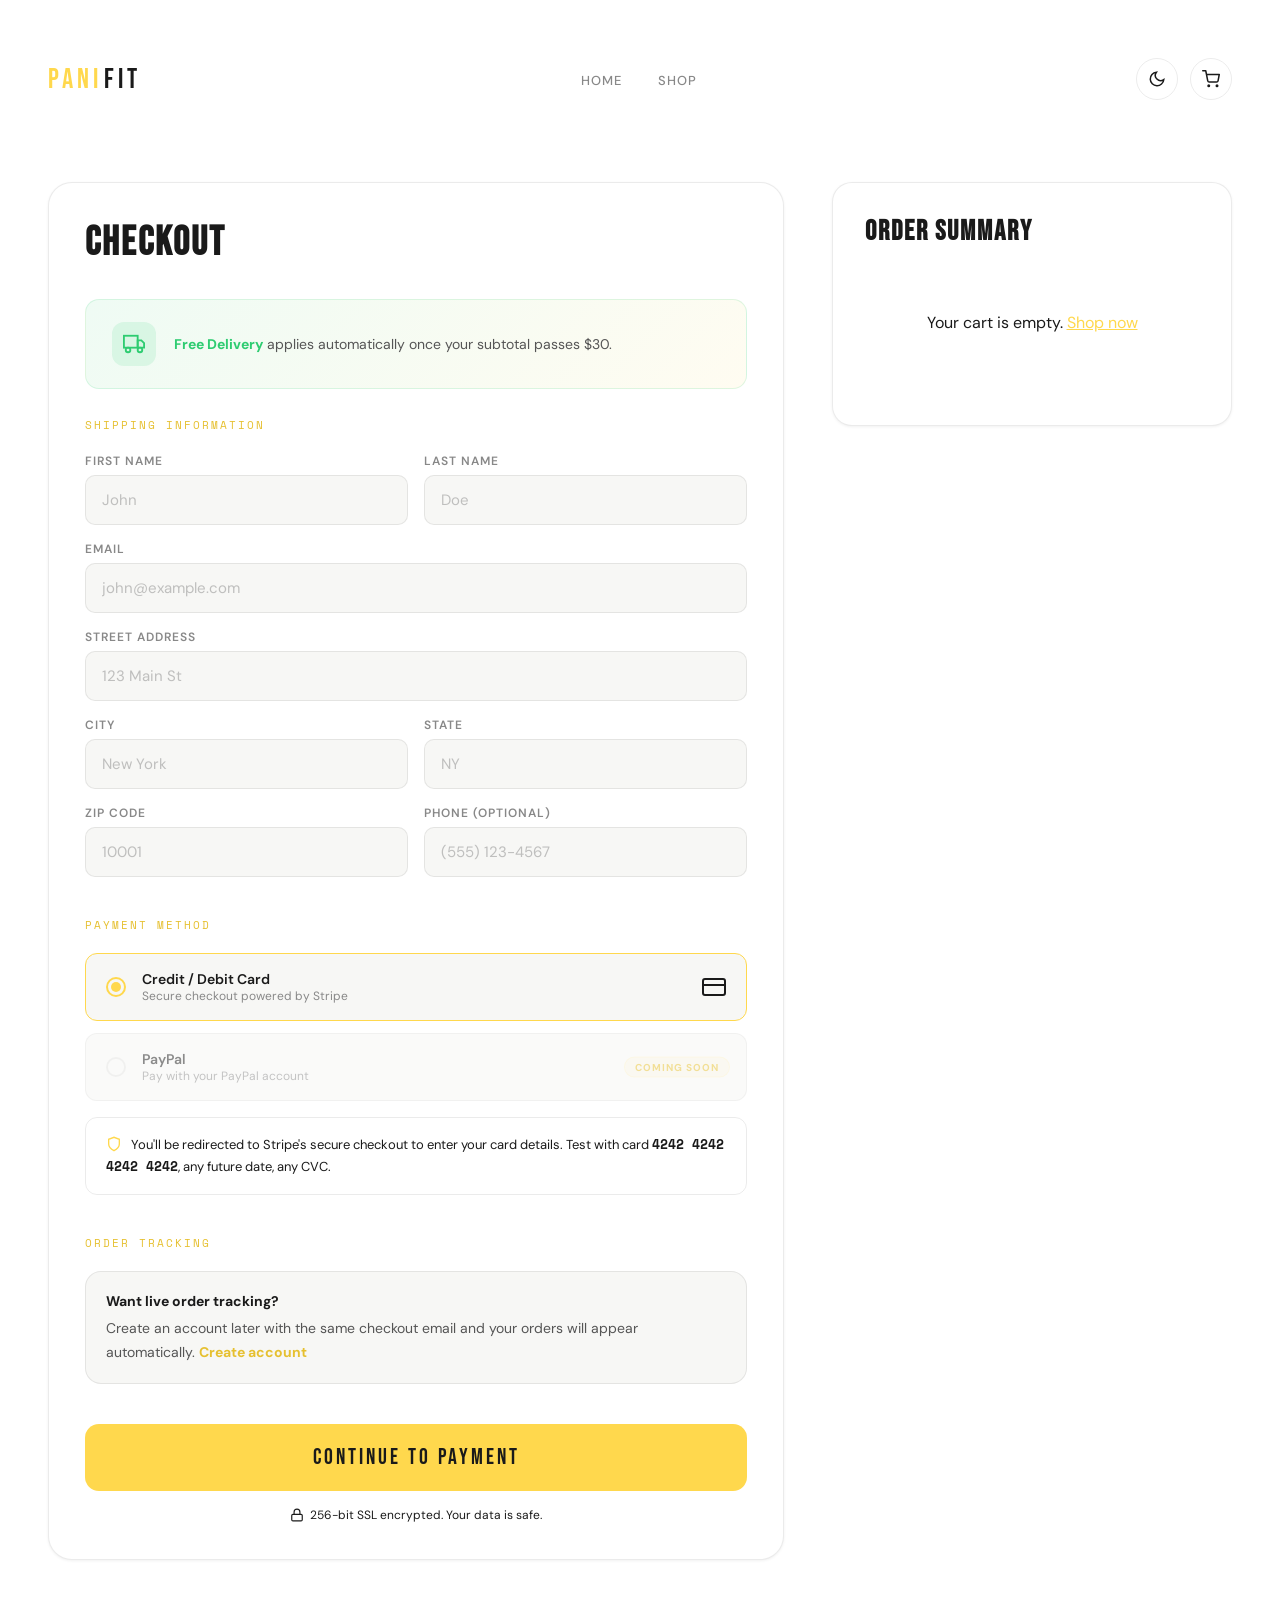
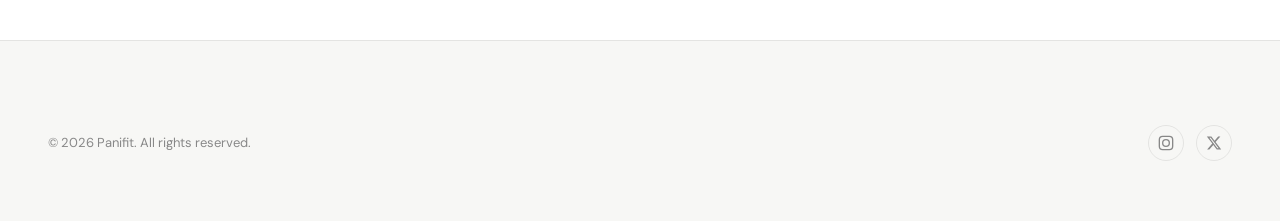
<file: checkout.html>
<!DOCTYPE html>
<html lang="en">
<head>
  <meta charset="UTF-8" />
  <meta name="viewport" content="width=device-width, initial-scale=1.0" />
  <title>Checkout — Panifit</title>
  <link rel="stylesheet" href="style.css" />
  <link rel="icon" href="data:image/svg+xml,<svg xmlns='http://www.w3.org/2000/svg' viewBox='0 0 100 100'><rect x='15' y='15' width='70' height='70' rx='18' fill='%23FFD84D' opacity='0.9'/><rect x='25' y='25' width='50' height='50' rx='12' fill='none' stroke='white' stroke-width='3' opacity='0.5'/></svg>">
</head>
<body>

  <div class="cursor" id="cursor"></div>
  <div class="cursor-ring" id="cursorRing"></div>

  <!-- TOAST -->
  <div class="toast" id="toast">
    <svg viewBox="0 0 24 24" fill="none" stroke="currentColor" stroke-width="2" stroke-linecap="round"><path d="M20 6L9 17l-5-5"/></svg>
    <span id="toastMsg">Updated</span>
  </div>

  <!-- NAV -->
  <nav id="navbar" class="scrolled">
    <a class="nav-logo" href="index.html">PANI<span>FIT</span></a>
    <ul class="nav-links" id="navLinks">
      <li><a href="index.html">Home</a></li>
      <li><a href="products.html">Shop</a></li>
    </ul>
    <div class="nav-right">
      <button class="theme-toggle" onclick="toggleTheme()" aria-label="Toggle dark mode">
        <svg class="icon-moon" viewBox="0 0 24 24" fill="none" stroke="currentColor" stroke-width="2"><path d="M21 12.79A9 9 0 1111.21 3 7 7 0 0021 12.79z"/></svg>
        <svg class="icon-sun" viewBox="0 0 24 24" fill="none" stroke="currentColor" stroke-width="2"><circle cx="12" cy="12" r="5"/><path d="M12 1v2M12 21v2M4.22 4.22l1.42 1.42M18.36 18.36l1.42 1.42M1 12h2M21 12h2M4.22 19.78l1.42-1.42M18.36 5.64l1.42-1.42"/></svg>
      </button>
      <button class="nav-cart-btn" onclick="toggleCart()" aria-label="Open cart">
        <svg viewBox="0 0 24 24" fill="none" stroke="currentColor" stroke-width="2" stroke-linecap="round" stroke-linejoin="round"><circle cx="9" cy="21" r="1"/><circle cx="20" cy="21" r="1"/><path d="M1 1h4l2.68 13.39a2 2 0 002 1.61h9.72a2 2 0 002-1.61L23 6H6"/></svg>
        <span class="nav-cart-count" id="cartCount">0</span>
      </button>
      <button class="nav-hamburger" onclick="toggleMenu()" aria-label="Toggle menu">
        <span></span><span></span><span></span>
      </button>
    </div>
  </nav>

  <!-- CART DRAWER -->
  <div class="cart-overlay" id="cartOverlay">
    <div class="cart-drawer" id="cartDrawer">
      <div class="cart-header">
        <h2>Your Cart</h2>
        <button class="cart-close" onclick="toggleCart()" aria-label="Close cart">&times;</button>
      </div>
      <div id="cartItems"></div>
      <div class="cart-footer" id="cartFooter"></div>
    </div>
  </div>

  <!-- CHECKOUT -->
  <div class="checkout-layout">
    <!-- LEFT: FORM -->
    <div class="checkout-form">
      <h2>Checkout</h2>
      <div class="free-delivery-banner" style="margin:0 0 28px;max-width:none;">
        <div class="delivery-icon">
          <svg viewBox="0 0 24 24" fill="none" stroke="currentColor" stroke-width="2" stroke-linecap="round"><rect x="1" y="3" width="15" height="13"/><path d="M16 8h4l3 3v5h-7V8z"/><circle cx="5.5" cy="18.5" r="2.5"/><circle cx="18.5" cy="18.5" r="2.5"/></svg>
        </div>
        <div class="delivery-text"><strong>Free Delivery</strong> applies automatically once your subtotal passes $30.</div>
      </div>

      <!-- Canceled notice -->
      <div id="cancelNotice" style="display:none; background:rgba(255,85,85,0.08); border:1px solid rgba(255,85,85,0.2); border-radius:12px; padding:16px 20px; margin-bottom:24px; color:#ff8888; font-size:14px;">
        Payment was canceled. You can try again below.
      </div>

      <form id="checkoutForm" onsubmit="handleCheckout(event)">
        <!-- SHIPPING INFO -->
        <div class="form-section">
          <div class="form-section-title">Shipping Information</div>
          <div class="form-row">
            <div class="form-group">
              <label for="firstName">First Name</label>
              <input type="text" id="firstName" name="firstName" required placeholder="John" />
            </div>
            <div class="form-group">
              <label for="lastName">Last Name</label>
              <input type="text" id="lastName" name="lastName" required placeholder="Doe" />
            </div>
          </div>
          <div class="form-row full">
            <div class="form-group">
              <label for="email">Email</label>
              <input type="email" id="email" name="email" required placeholder="john@example.com" />
            </div>
          </div>
          <div class="form-row full">
            <div class="form-group">
              <label for="address">Street Address</label>
              <input type="text" id="address" name="address" required placeholder="123 Main St" />
            </div>
          </div>
          <div class="form-row">
            <div class="form-group">
              <label for="city">City</label>
              <input type="text" id="city" name="city" required placeholder="New York" />
            </div>
            <div class="form-group">
              <label for="state">State</label>
              <input type="text" id="state" name="state" required placeholder="NY" />
            </div>
          </div>
          <div class="form-row">
            <div class="form-group">
              <label for="zip">ZIP Code</label>
              <input type="text" id="zip" name="zip" required placeholder="10001" pattern="[0-9]{5}" />
            </div>
            <div class="form-group">
              <label for="phone">Phone (Optional)</label>
              <input type="tel" id="phone" name="phone" placeholder="(555) 123-4567" />
            </div>
          </div>
        </div>

        <!-- PAYMENT METHOD -->
        <div class="form-section">
          <div class="form-section-title">Payment Method</div>
          <div class="payment-methods">
            <label class="payment-method active">
              <input type="radio" name="payment" value="stripe" checked />
              <div class="payment-radio"></div>
              <div>
                <div class="payment-method-label">Credit / Debit Card</div>
                <div class="payment-method-desc">Secure checkout powered by Stripe</div>
              </div>
              <svg style="margin-left:auto; width:24px; height:24px; color:var(--gray);" viewBox="0 0 24 24" fill="none" stroke="currentColor" stroke-width="2" stroke-linecap="round"><rect x="1" y="4" width="22" height="16" rx="2"/><path d="M1 10h22"/></svg>
            </label>
            <label class="payment-method" style="opacity:0.5; pointer-events:none;">
              <input type="radio" name="payment" value="paypal" disabled />
              <div class="payment-radio"></div>
              <div>
                <div class="payment-method-label">PayPal</div>
                <div class="payment-method-desc">Pay with your PayPal account</div>
              </div>
              <span class="payment-soon">COMING SOON</span>
            </label>
          </div>

          <div style="margin-top:16px; padding:16px 20px; background:var(--dark2); border:1px solid var(--border); border-radius:12px;">
            <p style="color:var(--gray); font-size:13px; line-height:1.6; margin:0;">
              <svg viewBox="0 0 24 24" fill="none" stroke="currentColor" stroke-width="2" style="width:16px; height:16px; vertical-align:-3px; margin-right:6px; color:var(--yellow);"><path d="M12 22s8-4 8-10V5l-8-3-8 3v7c0 6 8 10 8 10z"/></svg>
              You'll be redirected to Stripe's secure checkout to enter your card details. Test with card <strong style="color:var(--white); font-family:'Space Mono',monospace;">4242 4242 4242 4242</strong>, any future date, any CVC.
            </p>
          </div>

          <div id="checkout-error" style="color: #ff5555; font-size: 13px; margin-top: 12px; display:none;"></div>
        </div>

        <div class="form-section">
          <div class="form-section-title">Order Tracking</div>
          <div class="checkout-account-note">
            <strong>Want live order tracking?</strong>
            Create an account later with the same checkout email and your orders will appear automatically.
            <a href="account/signup.php">Create account</a>
          </div>
        </div>

        <button type="submit" class="checkout-submit" id="submitBtn">
          <span>Continue to Payment</span>
          <div class="spinner"></div>
        </button>
        <p style="text-align:center; color:var(--gray); font-size:12px; margin-top:16px; display:flex; align-items:center; justify-content:center; gap:6px;">
          <svg viewBox="0 0 24 24" fill="none" stroke="currentColor" stroke-width="2" style="width:14px;height:14px;"><rect x="3" y="11" width="18" height="11" rx="2"/><path d="M7 11V7a5 5 0 0110 0v4"/></svg>
          256-bit SSL encrypted. Your data is safe.
        </p>
      </form>
    </div>

    <!-- RIGHT: ORDER SUMMARY -->
    <div class="order-summary" id="orderSummary">
      <h3>Order Summary</h3>
      <div id="summaryItems"></div>
      <div class="summary-totals" id="summaryTotals"></div>
    </div>
  </div>

  <!-- FOOTER -->
  <footer>
    <div class="footer-bottom" style="border-top:none;">
      <p>&copy; 2026 Panifit. All rights reserved.</p>
      <div class="footer-socials">
        <a href="#" aria-label="Instagram"><svg viewBox="0 0 24 24" fill="none" stroke="currentColor" stroke-width="2" stroke-linecap="round"><rect x="2" y="2" width="20" height="20" rx="5"/><circle cx="12" cy="12" r="5"/></svg></a>
        <a href="#" aria-label="X/Twitter"><svg viewBox="0 0 24 24" fill="currentColor"><path d="M18.244 2.25h3.308l-7.227 8.26 8.502 11.24H16.17l-5.214-6.817L4.99 21.75H1.68l7.73-8.835L1.254 2.25H8.08l4.713 6.231zm-1.161 17.52h1.833L7.084 4.126H5.117z"/></svg></a>
      </div>
    </div>
  </footer>

  <script src="app.js"></script>
  <script>
    // Show cancel notice if returned from Stripe
    if (new URLSearchParams(window.location.search).get('canceled') === '1') {
      document.getElementById('cancelNotice').style.display = 'block';
    }

    // ===== RENDER ORDER SUMMARY =====
    function renderOrderSummary() {
      const cart = getCart();
      const itemsEl = document.getElementById('summaryItems');
      const totalsEl = document.getElementById('summaryTotals');

      if (cart.length === 0) {
        itemsEl.innerHTML = '<p style="color:var(--gray); text-align:center; padding:40px 0;">Your cart is empty. <a href="products.html" style="color:var(--yellow);">Shop now</a></p>';
        totalsEl.innerHTML = '';
        return;
      }

      const cubeIcon = '<svg viewBox="0 0 24 24" fill="none" stroke="currentColor" stroke-width="2"><rect x="4" y="4" width="16" height="16" rx="4"/><path d="M4 12h16" opacity="0.3"/><path d="M12 4v16" opacity="0.3"/></svg>';

      itemsEl.innerHTML = cart.map(item => `
        <div class="summary-item">
          <div class="summary-item-img">${cubeIcon}</div>
          <div>
            <div class="summary-item-name">${item.name}</div>
            <div class="summary-item-detail">${item.detail} x${item.qty}</div>
          </div>
          <div class="summary-item-price">$${(item.price * item.qty).toFixed(2)}</div>
        </div>
      `).join('');

      const subtotal = cart.reduce((sum, item) => sum + item.price * item.qty, 0);
      const shipping = subtotal >= 30 ? 0 : 5.99;
      const total = subtotal + shipping;

      totalsEl.innerHTML = `
        <div class="summary-row">
          <span>Subtotal</span>
          <span>$${subtotal.toFixed(2)}</span>
        </div>
        <div class="summary-row">
          <span>Shipping</span>
          <span>${shipping === 0 ? 'FREE' : '$' + shipping.toFixed(2)}</span>
        </div>
        <div class="summary-row total">
          <span>Total</span>
          <span class="summary-row-value">$${total.toFixed(2)}</span>
        </div>
      `;
    }

    // ===== HANDLE CHECKOUT — Redirect to Stripe =====
    async function handleCheckout(e) {
      e.preventDefault();

      const cart = getCart();
      if (cart.length === 0) {
        showToast('Your cart is empty');
        return;
      }

      const btn = document.getElementById('submitBtn');
      const errorEl = document.getElementById('checkout-error');
      btn.disabled = true;
      btn.classList.add('loading');
      errorEl.style.display = 'none';

      const formData = {
        firstName: document.getElementById('firstName').value,
        lastName: document.getElementById('lastName').value,
        email: document.getElementById('email').value,
        address: document.getElementById('address').value,
        city: document.getElementById('city').value,
        state: document.getElementById('state').value,
        zip: document.getElementById('zip').value,
        phone: document.getElementById('phone').value,
        cart: cart
      };

      // Save shipping info for the success page
      localStorage.setItem('panifit_shipping', JSON.stringify(formData));

      try {
        const response = await fetch('api/create-checkout.php', {
          method: 'POST',
          headers: { 'Content-Type': 'application/json' },
          body: JSON.stringify(formData)
        });

        const data = await response.json();

        if (data.error) {
          errorEl.textContent = data.error;
          errorEl.style.display = 'block';
          btn.disabled = false;
          btn.classList.remove('loading');
          return;
        }

        if (data.url) {
          // Save order ID, then redirect to Stripe Checkout
          localStorage.setItem('panifit_pending_order', JSON.stringify({
            orderId: data.orderId,
            sessionId: data.sessionId,
            total: cart.reduce((s, i) => s + i.price * i.qty, 0),
          }));
          window.location.href = data.url;
        } else {
          throw new Error('No checkout URL returned');
        }
      } catch (err) {
        errorEl.textContent = 'Could not connect to payment server. Please try again.';
        errorEl.style.display = 'block';
        btn.disabled = false;
        btn.classList.remove('loading');
      }
    }

    // Init
    renderOrderSummary();
  </script>
</body>
</html>
</file>
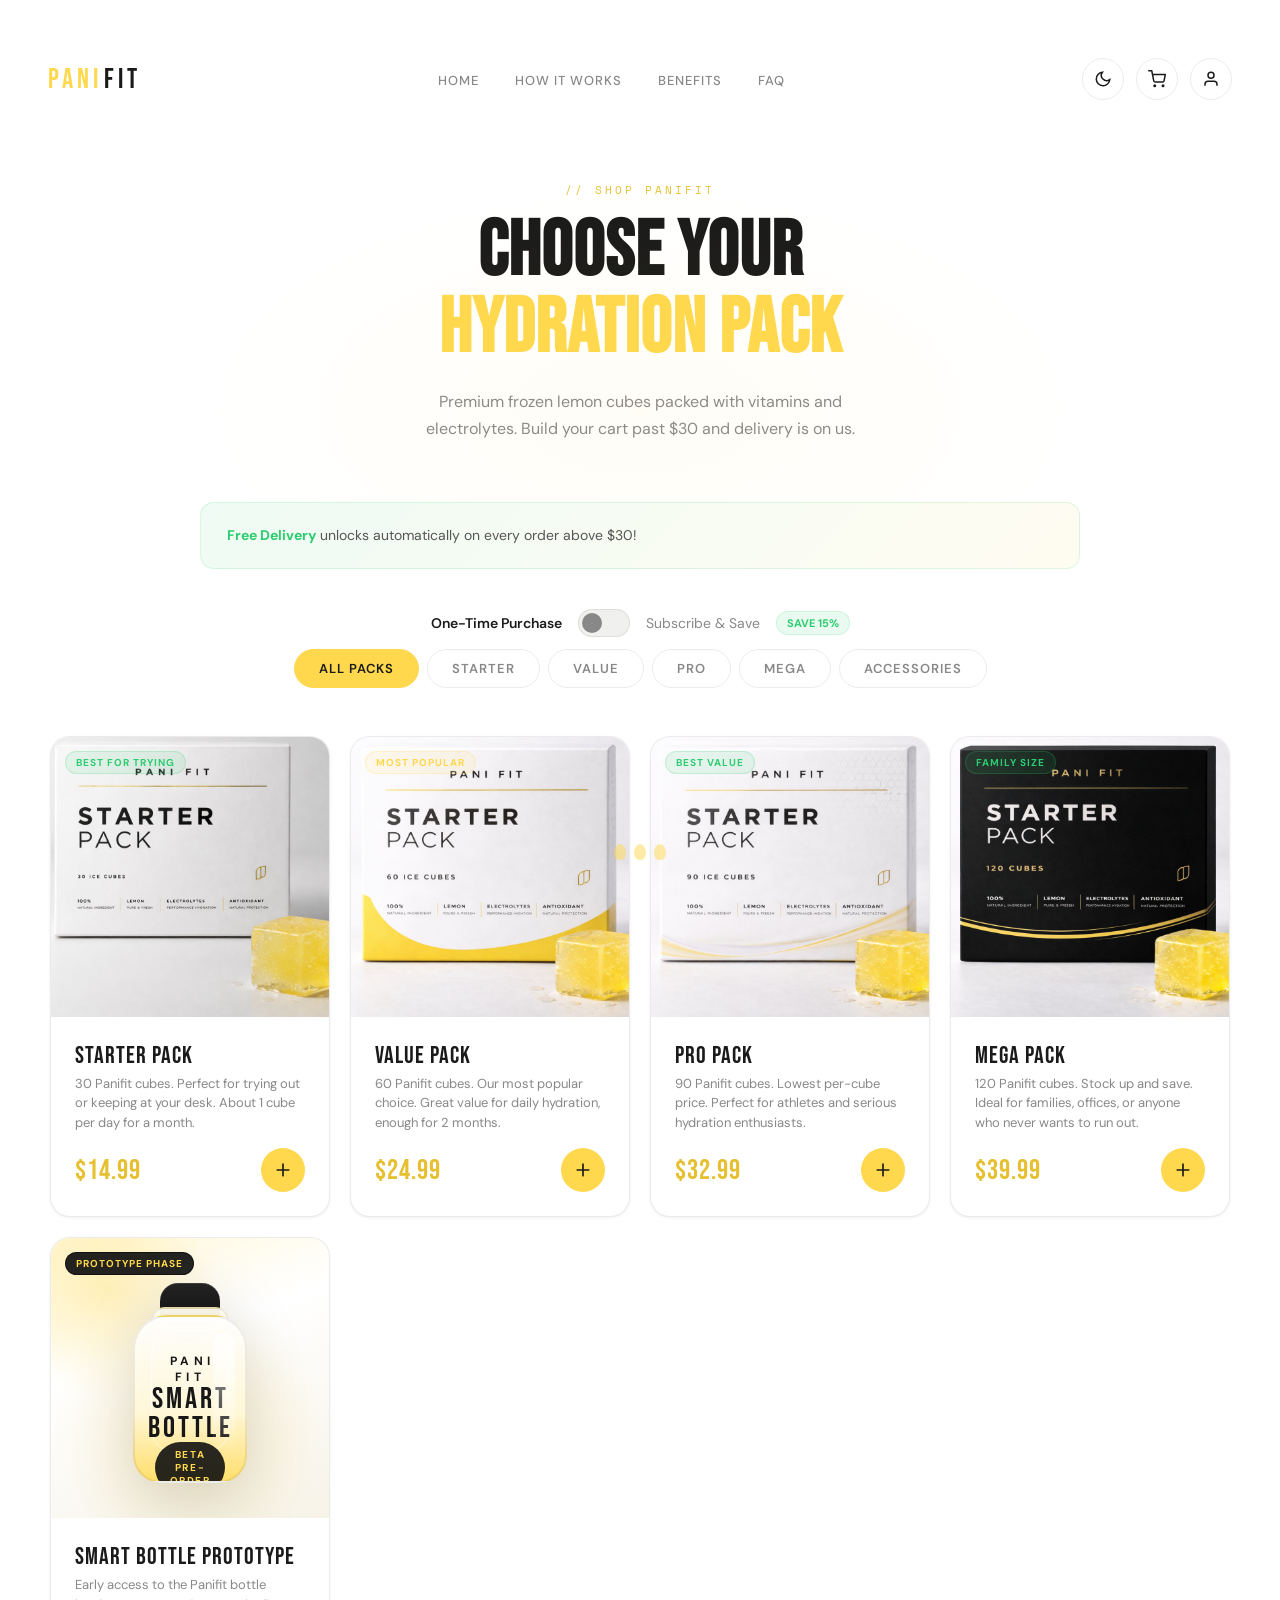
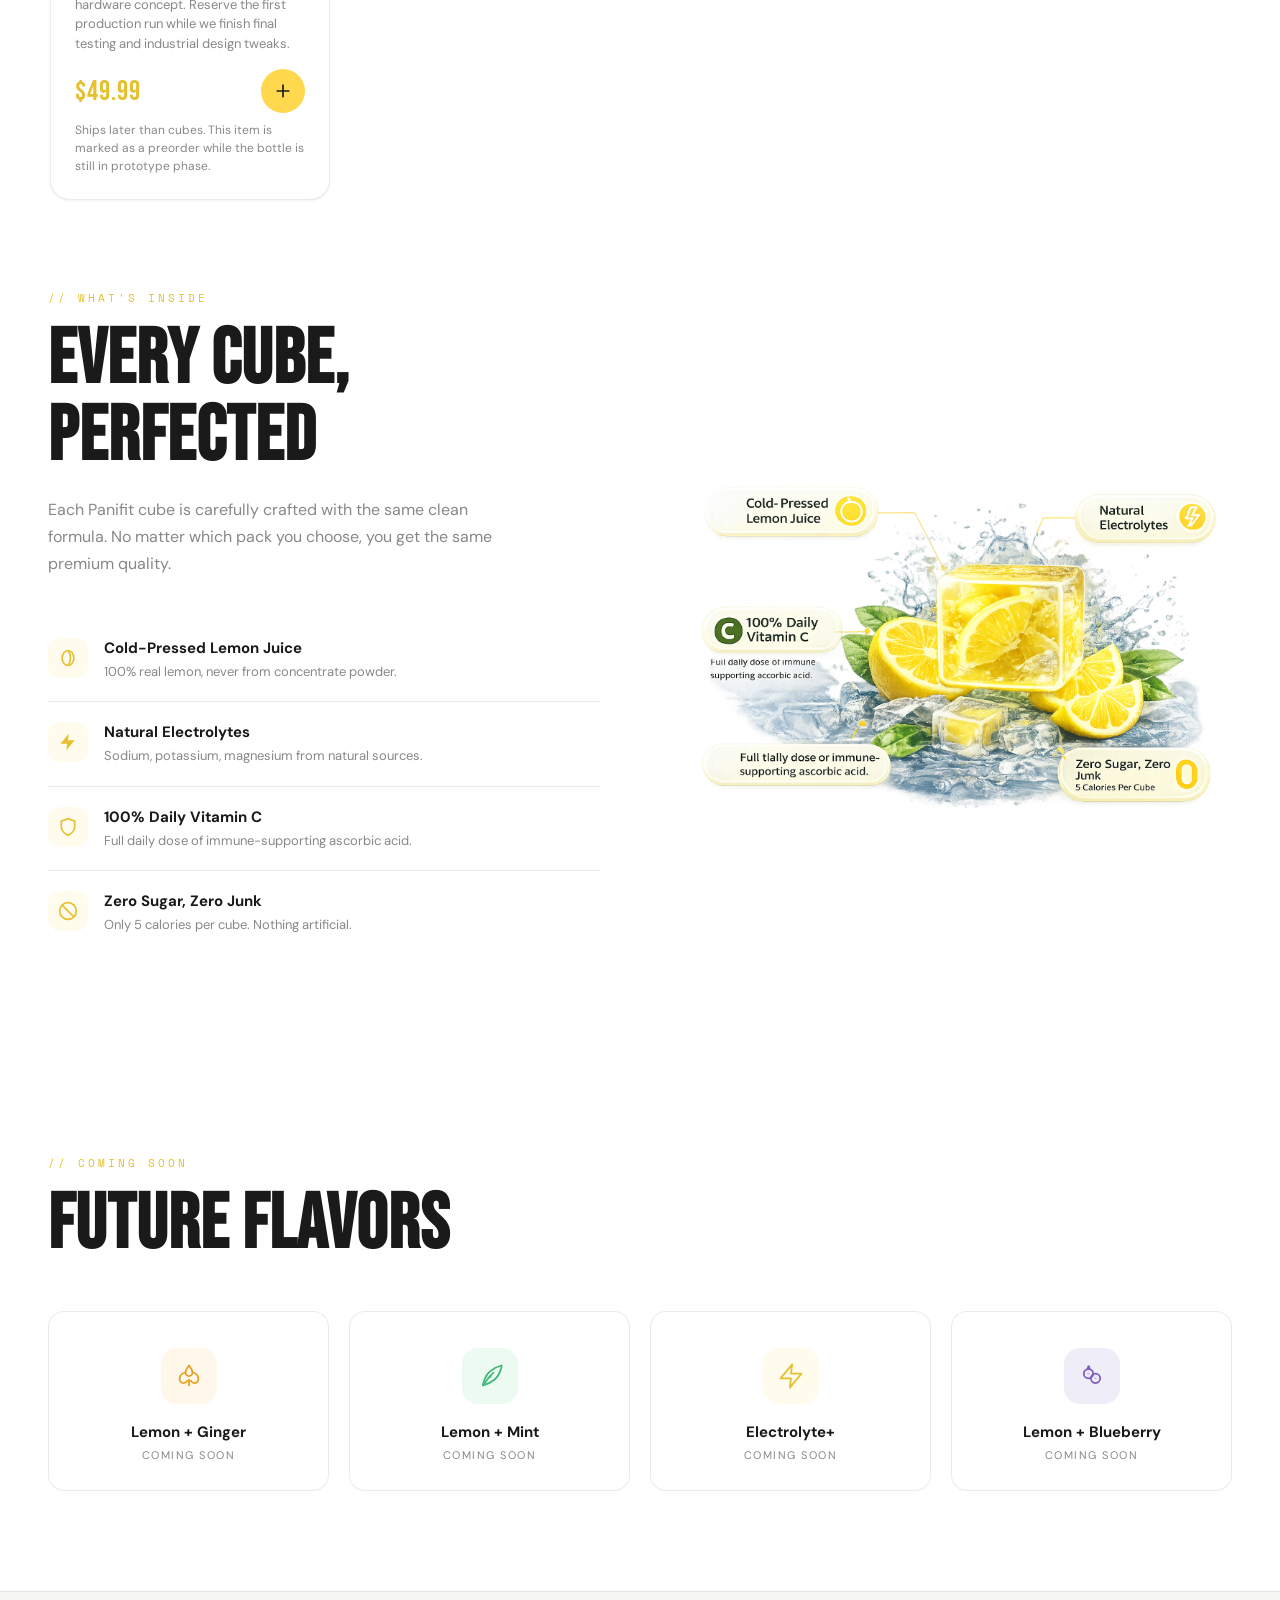
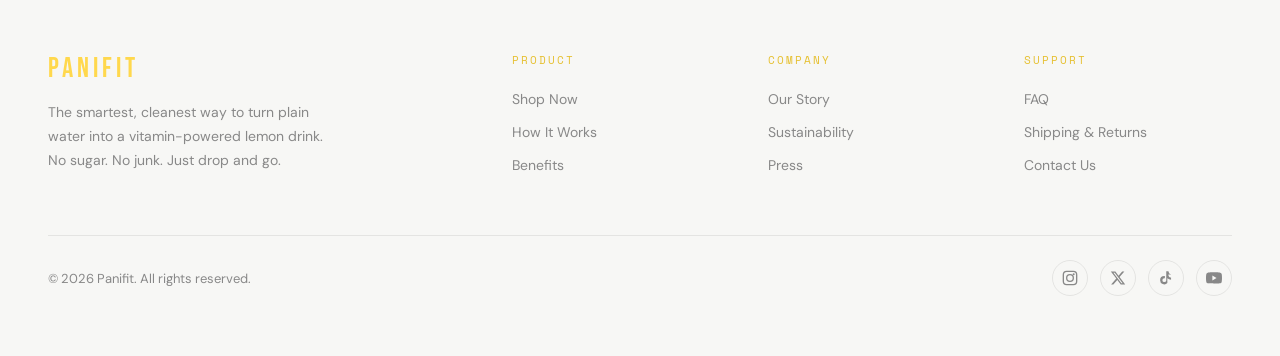
<file: products.html>
<!doctype html>
<html lang="en">
  <head>
    <meta charset="UTF-8" />
    <meta name="viewport" content="width=device-width, initial-scale=1.0" />
    <title>Shop — Panifit</title>
    <meta
      name="description"
      content="Shop Panifit vitamin-powered frozen lemon cubes. One-time packs and subscription plans with 15% savings."
    />
    <link rel="stylesheet" href="style.css" />
    <link
      rel="icon"
      href="data:image/svg+xml,<svg xmlns='http://www.w3.org/2000/svg' viewBox='0 0 100 100'><rect x='15' y='15' width='70' height='70' rx='18' fill='%23FFD84D' opacity='0.9'/><rect x='25' y='25' width='50' height='50' rx='12' fill='none' stroke='white' stroke-width='3' opacity='0.5'/></svg>"
    />

    <style>
      /* ── Product image inside card ── */
      .product-card-image {
        position: relative;
        height: clamp(220px, 32vw, 280px);
        background: var(--bg-alt);
        display: flex;
        align-items: center;
        justify-content: center;
        overflow: hidden;
      }

      .product-card-image::before {
        content: "";
        position: absolute;
        inset: 0;
        background: radial-gradient(
          circle at 50% 60%,
          rgba(255, 216, 77, 0.1),
          transparent 65%
        );
        z-index: 0;
      }

      /* The actual product photo */
      .product-img {
        width: 100%;
        height: 100%;
        object-fit: contain;
        padding: 0;
        position: relative;
        z-index: 1;
        object-position: center top;
        transform: translateY(-14px) scale(1.24);
        transition:
          transform 0.45s cubic-bezier(0.34, 1.56, 0.64, 1),
          filter 0.3s ease;
        filter: drop-shadow(0 8px 18px rgba(0, 0, 0, 0.1));
      }

      .product-card:hover .product-img {
        transform: translateY(-18px) scale(1.3);
        filter: drop-shadow(0 16px 28px rgba(255, 216, 77, 0.2));
      }

      /* Badge stays on top of the image */
      .product-card-badge {
        position: absolute;
        top: 14px;
        left: 14px;
        z-index: 2;
      }

      .product-card-image.prototype {
        background:
          radial-gradient(circle at 20% 18%, rgba(255, 216, 77, 0.32), transparent 34%),
          linear-gradient(160deg, #fff7d8 0%, #fff 38%, #f7f3e8 100%);
      }

      .product-card-image.prototype::before {
        background:
          radial-gradient(circle at 50% 68%, rgba(255, 216, 77, 0.22), transparent 58%);
      }

      .bottle-visual {
        position: relative;
        width: 150px;
        height: 210px;
        z-index: 1;
        filter: drop-shadow(0 18px 30px rgba(0, 0, 0, 0.14));
        transition: transform 0.45s cubic-bezier(0.34, 1.56, 0.64, 1);
      }

      .product-card:hover .bottle-visual {
        transform: translateY(-4px) rotate(-2deg) scale(1.03);
      }

      .bottle-body {
        position: absolute;
        inset: 42px 18px 0;
        border-radius: 34px 34px 28px 28px;
        background:
          linear-gradient(180deg, rgba(255, 255, 255, 0.92) 0%, rgba(255, 247, 216, 0.96) 58%, rgba(255, 222, 104, 0.98) 100%);
        border: 2px solid rgba(34, 34, 34, 0.08);
        overflow: hidden;
      }

      .bottle-body::before {
        content: "";
        position: absolute;
        inset: 14px 16px 28px;
        border-radius: 24px;
        border: 1px solid rgba(255, 255, 255, 0.65);
      }

      .bottle-body::after {
        content: "";
        position: absolute;
        right: 10px;
        top: 16px;
        width: 22px;
        height: 120px;
        border-radius: 999px;
        background: linear-gradient(180deg, rgba(255, 255, 255, 0.72), rgba(255, 255, 255, 0));
      }

      .bottle-cap {
        position: absolute;
        left: 50%;
        top: 10px;
        width: 60px;
        height: 42px;
        transform: translateX(-50%);
        border-radius: 18px 18px 12px 12px;
        background: linear-gradient(180deg, #232323 0%, #111 100%);
        box-shadow: inset 0 1px 0 rgba(255, 255, 255, 0.12);
      }

      .bottle-neck {
        position: absolute;
        left: 50%;
        top: 34px;
        width: 78px;
        height: 28px;
        transform: translateX(-50%);
        border-radius: 16px;
        background: linear-gradient(180deg, rgba(255, 253, 245, 0.96), rgba(255, 241, 184, 0.94));
        border: 2px solid rgba(34, 34, 34, 0.08);
      }

      .bottle-label {
        position: absolute;
        inset: 36px 20px 34px;
        display: flex;
        flex-direction: column;
        justify-content: space-between;
        align-items: center;
        text-align: center;
        color: #171717;
      }

      .bottle-brand {
        font-size: 12px;
        font-weight: 700;
        letter-spacing: 0.38em;
        text-indent: 0.38em;
      }

      .bottle-title {
        font-family: "Bebas Neue", sans-serif;
        font-size: 30px;
        line-height: 0.95;
        letter-spacing: 0.1em;
      }

      .bottle-line {
        width: 100%;
        height: 2px;
        background: linear-gradient(90deg, transparent, rgba(183, 142, 19, 0.78), transparent);
      }

      .bottle-stage {
        padding: 6px 12px;
        border-radius: 999px;
        background: rgba(17, 17, 17, 0.9);
        color: #ffd84d;
        font-size: 10px;
        font-weight: 700;
        letter-spacing: 0.16em;
        text-transform: uppercase;
      }

      .prototype-note {
        margin-top: 8px;
        font-size: 12px;
        line-height: 1.5;
        color: var(--text-muted);
      }
    </style>
  </head>
  <body>
    <div class="cursor" id="cursor"></div>
    <div class="cursor-ring" id="cursorRing"></div>

    <!-- CART DRAWER -->
    <div class="cart-overlay" id="cartOverlay">
      <div class="cart-drawer" id="cartDrawer">
        <div class="cart-header">
          <h2>Your Cart</h2>
          <button
            class="cart-close"
            onclick="toggleCart()"
            aria-label="Close cart"
          >
            &times;
          </button>
        </div>
        <div id="cartItems"></div>
        <div class="cart-footer" id="cartFooter"></div>
      </div>
    </div>

    <!-- TOAST -->
    <div class="toast" id="toast">
      <svg
        viewBox="0 0 24 24"
        fill="none"
        stroke="currentColor"
        stroke-width="2"
        stroke-linecap="round"
      >
        <path d="M20 6L9 17l-5-5" />
      </svg>
      <span id="toastMsg">Added to cart</span>
    </div>

    <!-- NAV -->
    <nav id="navbar" class="scrolled">
      <a class="nav-logo" href="index.html">PANI<span>FIT</span></a>
      <ul class="nav-links" id="navLinks">
        <li><a href="index.html">Home</a></li>
        <li><a href="index.html#how-it-works">How It Works</a></li>
        <li><a href="index.html#benefits">Benefits</a></li>
        <li><a href="index.html#faq">FAQ</a></li>
      </ul>
      <div class="nav-right">
        <button
          class="theme-toggle"
          onclick="toggleTheme()"
          aria-label="Toggle dark mode"
        >
          <svg
            class="icon-moon"
            viewBox="0 0 24 24"
            fill="none"
            stroke="currentColor"
            stroke-width="2"
          >
            <path d="M21 12.79A9 9 0 1111.21 3 7 7 0 0021 12.79z" />
          </svg>
          <svg
            class="icon-sun"
            viewBox="0 0 24 24"
            fill="none"
            stroke="currentColor"
            stroke-width="2"
          >
            <circle cx="12" cy="12" r="5" />
            <path
              d="M12 1v2M12 21v2M4.22 4.22l1.42 1.42M18.36 18.36l1.42 1.42M1 12h2M21 12h2M4.22 19.78l1.42-1.42M18.36 5.64l1.42-1.42"
            />
          </svg>
        </button>
        <button
          class="nav-cart-btn"
          onclick="toggleCart()"
          aria-label="Open cart"
        >
          <svg
            viewBox="0 0 24 24"
            fill="none"
            stroke="currentColor"
            stroke-width="2"
            stroke-linecap="round"
            stroke-linejoin="round"
          >
            <circle cx="9" cy="21" r="1" />
            <circle cx="20" cy="21" r="1" />
            <path
              d="M1 1h4l2.68 13.39a2 2 0 002 1.61h9.72a2 2 0 002-1.61L23 6H6"
            />
          </svg>
          <span class="nav-cart-count" id="cartCount">0</span>
        </button>
        <a
          href="account/login.php"
          class="nav-cart-btn"
          aria-label="Account"
          style="text-decoration: none"
        >
          <svg
            viewBox="0 0 24 24"
            fill="none"
            stroke="currentColor"
            stroke-width="2"
          >
            <path d="M20 21v-2a4 4 0 00-4-4H8a4 4 0 00-4 4v2" />
            <circle cx="12" cy="7" r="4" />
          </svg>
        </a>
        <button
          class="nav-hamburger"
          onclick="toggleMenu()"
          aria-label="Toggle menu"
        >
          <span></span><span></span><span></span>
        </button>
      </div>
    </nav>

    <!-- PAGE HEADER -->
    <div class="page-header">
      <p class="section-tag">// Shop Panifit</p>
      <h1 class="section-title">
        Choose Your<br /><em style="color: var(--yellow); font-style: normal"
          >Hydration Pack</em
        >
      </h1>
      <p class="section-sub" style="margin: 0 auto; text-align: center">
        Premium frozen lemon cubes packed with vitamins and electrolytes. Build
        your cart past $30 and delivery is on us.
      </p>
    </div>

    <div style="padding: 0 clamp(16px, 4vw, 48px)">
      <div class="free-delivery-banner">
        <div class="delivery-text">
          <strong class="delivery-text">Free Delivery</strong> unlocks
          automatically on every order above $30!
        </div>
      </div>
    </div>

    <!-- SUBSCRIPTION TOGGLE -->
    <div class="sub-toggle-wrap">
      <span class="sub-toggle-label active" id="oneTimeLabel"
        >One-Time Purchase</span
      >
      <button
        class="sub-toggle"
        id="subToggle"
        onclick="toggleSubscription()"
        aria-label="Toggle subscription"
      ></button>
      <span class="sub-toggle-label" id="subLabel">Subscribe & Save</span>
      <span class="sub-save-badge">SAVE 15%</span>
    </div>

    <!-- FILTERS -->
    <div class="product-filters">
      <button class="filter-btn active" onclick="filterProducts('all', this)">
        All Packs
      </button>
      <button class="filter-btn" onclick="filterProducts('starter', this)">
        Starter
      </button>
      <button class="filter-btn" onclick="filterProducts('value', this)">
        Value
      </button>
      <button class="filter-btn" onclick="filterProducts('pro', this)">
        Pro
      </button>
      <button class="filter-btn" onclick="filterProducts('mega', this)">
        Mega
      </button>
      <button class="filter-btn" onclick="filterProducts('accessory', this)">
        Accessories
      </button>
    </div>

    <!-- PRODUCTS GRID -->
    <div class="products-grid" id="productsGrid">
      <!-- Starter Pack -->
      <div class="product-card" data-category="starter">
        <div class="product-card-image">
          <div class="product-card-badge">BEST FOR TRYING</div>
          <img
            src="assets/img/pack-30-cubes.png"
            alt="Panifit Starter Pack – 30 cubes"
            class="product-img"
          />
        </div>
        <div class="product-card-info">
          <div class="product-card-name">Starter Pack</div>
          <div class="product-card-desc">
            30 Panifit cubes. Perfect for trying out or keeping at your desk.
            About 1 cube per day for a month.
          </div>
          <div class="product-card-bottom">
            <div class="product-card-price">
              <span class="price-onetime">$14.99</span>
              <span class="price-sub" style="display: none"
                >$12.74<small>/mo</small></span
              >
            </div>
            <button
              class="card-add-btn"
              onclick="quickAdd('Starter Pack', '30 Cubes', 14.99, 12.74)"
              aria-label="Add to cart"
            >
              <svg
                viewBox="0 0 24 24"
                fill="none"
                stroke="currentColor"
                stroke-width="2"
                stroke-linecap="round"
              >
                <path d="M12 5v14M5 12h14" />
              </svg>
            </button>
          </div>
        </div>
      </div>

      <!-- Value Pack -->
      <div class="product-card" data-category="value">
        <div class="product-card-image">
          <div
            class="product-card-badge"
            style="
              background: rgba(255, 216, 77, 0.1);
              border-color: rgba(255, 216, 77, 0.2);
              color: var(--yellow);
            "
          >
            MOST POPULAR
          </div>
          <img
            src="assets/img/pack-60-cubes.png"
            alt="Panifit Value Pack – 60 cubes"
            class="product-img"
          />
        </div>
        <div class="product-card-info">
          <div class="product-card-name">Value Pack</div>
          <div class="product-card-desc">
            60 Panifit cubes. Our most popular choice. Great value for daily
            hydration, enough for 2 months.
          </div>
          <div class="product-card-bottom">
            <div class="product-card-price">
              <span class="price-onetime">$24.99</span>
              <span class="price-sub" style="display: none"
                >$21.24<small>/mo</small></span
              >
            </div>
            <button
              class="card-add-btn"
              onclick="quickAdd('Value Pack', '60 Cubes', 24.99, 21.24)"
              aria-label="Add to cart"
            >
              <svg
                viewBox="0 0 24 24"
                fill="none"
                stroke="currentColor"
                stroke-width="2"
                stroke-linecap="round"
              >
                <path d="M12 5v14M5 12h14" />
              </svg>
            </button>
          </div>
        </div>
      </div>

      <!-- Pro Pack -->
      <div class="product-card" data-category="pro">
        <div class="product-card-image">
          <div class="product-card-badge">BEST VALUE</div>
          <img
            src="assets/img/pack-90-cubes.png"
            alt="Panifit Pro Pack – 90 cubes"
            class="product-img"
          />
        </div>
        <div class="product-card-info">
          <div class="product-card-name">Pro Pack</div>
          <div class="product-card-desc">
            90 Panifit cubes. Lowest per-cube price. Perfect for athletes and
            serious hydration enthusiasts.
          </div>
          <div class="product-card-bottom">
            <div class="product-card-price">
              <span class="price-onetime">$32.99</span>
              <span class="price-sub" style="display: none"
                >$28.04<small>/mo</small></span
              >
            </div>
            <button
              class="card-add-btn"
              onclick="quickAdd('Pro Pack', '90 Cubes', 32.99, 28.04)"
              aria-label="Add to cart"
            >
              <svg
                viewBox="0 0 24 24"
                fill="none"
                stroke="currentColor"
                stroke-width="2"
                stroke-linecap="round"
              >
                <path d="M12 5v14M5 12h14" />
              </svg>
            </button>
          </div>
        </div>
      </div>

      <!-- Mega Pack -->
      <div class="product-card" data-category="mega">
        <div class="product-card-image">
          <div class="product-card-badge">FAMILY SIZE</div>
          <img
            src="assets/img/pack-120-cubes.png"
            alt="Panifit Mega Pack – 120 cubes"
            class="product-img"
          />
        </div>
        <div class="product-card-info">
          <div class="product-card-name">Mega Pack</div>
          <div class="product-card-desc">
            120 Panifit cubes. Stock up and save. Ideal for families, offices,
            or anyone who never wants to run out.
          </div>
          <div class="product-card-bottom">
            <div class="product-card-price">
              <span class="price-onetime">$39.99</span>
              <span class="price-sub" style="display: none"
                >$33.99<small>/mo</small></span
              >
            </div>
            <button
              class="card-add-btn"
              onclick="quickAdd('Mega Pack', '120 Cubes', 39.99, 33.99)"
              aria-label="Add to cart"
            >
              <svg
                viewBox="0 0 24 24"
                fill="none"
                stroke="currentColor"
                stroke-width="2"
                stroke-linecap="round"
              >
                <path d="M12 5v14M5 12h14" />
              </svg>
            </button>
          </div>
        </div>
      </div>

      <!-- Bottle Prototype -->
      <div class="product-card" data-category="accessory">
        <div class="product-card-image prototype">
          <div
            class="product-card-badge"
            style="
              background: rgba(17, 17, 17, 0.92);
              border-color: rgba(17, 17, 17, 0.92);
              color: #ffd84d;
            "
          >
            PROTOTYPE PHASE
          </div>
          <div class="bottle-visual" aria-hidden="true">
            <div class="bottle-cap"></div>
            <div class="bottle-neck"></div>
            <div class="bottle-body">
              <div class="bottle-label">
                <div class="bottle-brand">PANI FIT</div>
                <div class="bottle-line"></div>
                <div class="bottle-title">SMART<br />BOTTLE</div>
                <div class="bottle-stage">Beta Pre-Order</div>
              </div>
            </div>
          </div>
        </div>
        <div class="product-card-info">
          <div class="product-card-name">Smart Bottle Prototype</div>
          <div class="product-card-desc">
            Early access to the Panifit bottle hardware concept. Reserve the
            first production run while we finish final testing and industrial
            design tweaks.
          </div>
          <div class="product-card-bottom">
            <div class="product-card-price">
              <span class="price-onetime">$49.99</span>
              <span class="price-sub" style="display: none"
                >Prototype only</span
              >
            </div>
            <button
              class="card-add-btn"
              onclick="quickAdd('Smart Bottle Prototype', 'Prototype pre-order', 49.99, null, 'one-time', 'bottle')"
              aria-label="Add bottle prototype to cart"
            >
              <svg
                viewBox="0 0 24 24"
                fill="none"
                stroke="currentColor"
                stroke-width="2"
                stroke-linecap="round"
              >
                <path d="M12 5v14M5 12h14" />
              </svg>
            </button>
          </div>
          <div class="prototype-note">
            Ships later than cubes. This item is marked as a preorder while the
            bottle is still in prototype phase.
          </div>
        </div>
      </div>
    </div>

    <!-- PRODUCT DETAILS SECTION -->
    <section style="padding-top: 0">
      <div class="explain-grid">
        <div>
          <p class="section-tag">// What's Inside</p>
          <h2 class="section-title">Every Cube,<br />Perfected</h2>
          <p class="section-sub">
            Each Panifit cube is carefully crafted with the same clean formula.
            No matter which pack you choose, you get the same premium quality.
          </p>
          <ul class="explain-features">
            <li>
              <div class="feat-icon">
                <svg
                  viewBox="0 0 24 24"
                  fill="none"
                  stroke="currentColor"
                  stroke-width="2"
                >
                  <ellipse cx="12" cy="12" rx="7" ry="9" />
                  <path d="M12 3c0 0 3 4 3 9s-3 9-3 9" />
                </svg>
              </div>
              <div>
                <div class="feat-title">Cold-Pressed Lemon Juice</div>
                <div class="feat-desc">
                  100% real lemon, never from concentrate powder.
                </div>
              </div>
            </li>
            <li>
              <div class="feat-icon">
                <svg viewBox="0 0 24 24" fill="currentColor">
                  <path d="M13 2L3 14h8l-1 8 10-12h-8l1-8z" />
                </svg>
              </div>
              <div>
                <div class="feat-title">Natural Electrolytes</div>
                <div class="feat-desc">
                  Sodium, potassium, magnesium from natural sources.
                </div>
              </div>
            </li>
            <li>
              <div class="feat-icon">
                <svg
                  viewBox="0 0 24 24"
                  fill="none"
                  stroke="currentColor"
                  stroke-width="2"
                >
                  <path d="M12 22s8-4 8-10V5l-8-3-8 3v7c0 6 8 10 8 10z" />
                </svg>
              </div>
              <div>
                <div class="feat-title">100% Daily Vitamin C</div>
                <div class="feat-desc">
                  Full daily dose of immune-supporting ascorbic acid.
                </div>
              </div>
            </li>
            <li>
              <div class="feat-icon">
                <svg
                  viewBox="0 0 24 24"
                  fill="none"
                  stroke="currentColor"
                  stroke-width="2"
                >
                  <circle cx="12" cy="12" r="10" />
                  <path d="M4.93 4.93l14.14 14.14" />
                </svg>
              </div>
              <div>
                <div class="feat-title">Zero Sugar, Zero Junk</div>
                <div class="feat-desc">
                  Only 5 calories per cube. Nothing artificial.
                </div>
              </div>
            </li>
          </ul>
        </div>
        <div>
          <div class="div_margin">
            <img class="lemon_image" src="assets/img/lemon_benefits.png" />
          </div>
          <div class="explain-drops">
            <div class="drop"></div>
            <div class="drop"></div>
            <div class="drop"></div>
          </div>
        </div>
      </div>
    </section>

    <!-- COMING SOON FLAVORS -->
    <section>
      <p class="section-tag">// Coming Soon</p>
      <h2 class="section-title">Future Flavors</h2>
      <div class="future-flavors-grid">
        <div class="flavor-card">
          <div class="flavor-icon" style="background: rgba(255, 180, 50, 0.1); color: #e6a020;">
            <!-- Ginger root -->
            <svg viewBox="0 0 24 24" fill="none" stroke="currentColor" stroke-width="1.5" stroke-linecap="round" stroke-linejoin="round">
              <path d="M12 3c-1.5 2-3 3.5-3 6a3 3 0 006 0c0-2.5-1.5-4-3-6z"/>
              <path d="M9 9c-2.5.5-4.5 2-5 4.5C3.5 16 5 18 7.5 18c1.5 0 2.5-1 3-2"/>
              <path d="M15 9c2.5.5 4.5 2 5 4.5.5 2.5-1 4.5-3.5 4.5-1.5 0-2.5-1-3-2"/>
              <path d="M12 15v5"/>
            </svg>
          </div>
          <div class="flavor-name">Lemon + Ginger</div>
          <div class="flavor-status">Coming Soon</div>
        </div>
        <div class="flavor-card">
          <div class="flavor-icon" style="background: rgba(76, 200, 130, 0.1); color: #3db87a;">
            <!-- Mint leaf -->
            <svg viewBox="0 0 24 24" fill="none" stroke="currentColor" stroke-width="1.5" stroke-linecap="round" stroke-linejoin="round">
              <path d="M6 20c0 0 1-8 6-12s10-5 10-5-1 8-6 12-10 5-10 5z"/>
              <path d="M12 12l-6 8"/>
              <path d="M15 9c-1 1-2.5 2.5-3 4"/>
            </svg>
          </div>
          <div class="flavor-name">Lemon + Mint</div>
          <div class="flavor-status">Coming Soon</div>
        </div>
        <div class="flavor-card">
          <div class="flavor-icon" style="background: rgba(255, 216, 77, 0.1); color: var(--yellow-dark);">
            <!-- Lightning bolt -->
            <svg viewBox="0 0 24 24" fill="none" stroke="currentColor" stroke-width="1.5" stroke-linecap="round" stroke-linejoin="round">
              <path d="M13 2L3 14h9l-1 8 10-12h-9l1-8z"/>
            </svg>
          </div>
          <div class="flavor-name">Electrolyte+</div>
          <div class="flavor-status">Coming Soon</div>
        </div>
        <div class="flavor-card">
          <div class="flavor-icon" style="background: rgba(100, 80, 180, 0.1); color: #7c5cbf;">
            <!-- Blueberry circles -->
            <svg viewBox="0 0 24 24" fill="none" stroke="currentColor" stroke-width="1.5" stroke-linecap="round" stroke-linejoin="round">
              <circle cx="9" cy="10" r="4"/>
              <circle cx="15" cy="14" r="4"/>
              <circle cx="9" cy="10" r="1" fill="currentColor" stroke="none" opacity="0.3"/>
              <circle cx="15" cy="14" r="1" fill="currentColor" stroke="none" opacity="0.3"/>
              <path d="M8 6l1-2.5M10 6l-0.5-2"/>
            </svg>
          </div>
          <div class="flavor-name">Lemon + Blueberry</div>
          <div class="flavor-status">Coming Soon</div>
        </div>
      </div>
    </section>

    <!-- FOOTER -->
    <footer>
      <div class="footer-grid">
        <div>
          <a
            class="nav-logo"
            href="index.html"
            style="display: block; margin-bottom: 16px"
            >PANI<span style="color: var(--white)">FIT</span></a
          >
          <p class="footer-brand-desc">
            The smartest, cleanest way to turn plain water into a
            vitamin-powered lemon drink. No sugar. No junk. Just drop and go.
          </p>
        </div>
        <div>
          <div class="footer-heading">Product</div>
          <ul class="footer-links">
            <li><a href="products.html">Shop Now</a></li>
            <li><a href="index.html#how-it-works">How It Works</a></li>
            <li><a href="index.html#benefits">Benefits</a></li>
          </ul>
        </div>
        <div>
          <div class="footer-heading">Company</div>
          <ul class="footer-links">
            <li><a href="#">Our Story</a></li>
            <li><a href="#">Sustainability</a></li>
            <li><a href="#">Press</a></li>
          </ul>
        </div>
        <div>
          <div class="footer-heading">Support</div>
          <ul class="footer-links">
            <li><a href="index.html#faq">FAQ</a></li>
            <li><a href="#">Shipping & Returns</a></li>
            <li><a href="#">Contact Us</a></li>
          </ul>
        </div>
      </div>
      <div class="footer-bottom">
        <p>&copy; 2026 Panifit. All rights reserved.</p>
        <div class="footer-socials">
          <a href="#" aria-label="Instagram"
            ><svg
              viewBox="0 0 24 24"
              fill="none"
              stroke="currentColor"
              stroke-width="2"
              stroke-linecap="round"
            >
              <rect x="2" y="2" width="20" height="20" rx="5" />
              <circle cx="12" cy="12" r="5" />
              <circle
                cx="17.5"
                cy="6.5"
                r="1.5"
                fill="currentColor"
                stroke="none"
              /></svg
          ></a>
          <a href="#" aria-label="X/Twitter"
            ><svg viewBox="0 0 24 24" fill="currentColor">
              <path
                d="M18.244 2.25h3.308l-7.227 8.26 8.502 11.24H16.17l-5.214-6.817L4.99 21.75H1.68l7.73-8.835L1.254 2.25H8.08l4.713 6.231zm-1.161 17.52h1.833L7.084 4.126H5.117z"
              /></svg
          ></a>
          <a href="#" aria-label="TikTok"
            ><svg viewBox="0 0 24 24" fill="currentColor">
              <path
                d="M19.59 6.69a4.83 4.83 0 01-3.77-4.25V2h-3.45v13.67a2.89 2.89 0 01-2.88 2.5 2.89 2.89 0 01-2.89-2.89 2.89 2.89 0 012.89-2.89c.28 0 .54.04.79.1v-3.5a6.37 6.37 0 00-.79-.05A6.34 6.34 0 003.15 15.2a6.34 6.34 0 0010.86 4.43v-7.15a8.16 8.16 0 005.58 2.2V11.2a4.85 4.85 0 01-2.68-.81 4.83 4.83 0 01-1.32-3.7z"
              /></svg
          ></a>
          <a href="#" aria-label="YouTube"
            ><svg viewBox="0 0 24 24" fill="currentColor">
              <path
                d="M23.498 6.186a3.016 3.016 0 00-2.122-2.136C19.505 3.545 12 3.545 12 3.545s-7.505 0-9.377.505A3.017 3.017 0 00.502 6.186C0 8.07 0 12 0 12s0 3.93.502 5.814a3.016 3.016 0 002.122 2.136c1.871.505 9.376.505 9.376.505s7.505 0 9.377-.505a3.015 3.015 0 002.122-2.136C24 15.93 24 12 24 12s0-3.93-.502-5.814zM9.545 15.568V8.432L15.818 12l-6.273 3.568z"
              /></svg
          ></a>
        </div>
      </div>
    </footer>

    <script src="app.js"></script>
    <script>
      let isSubscription = false;

      function toggleSubscription() {
        isSubscription = !isSubscription;
        const toggle = document.getElementById("subToggle");
        const oneTimeLabel = document.getElementById("oneTimeLabel");
        const subLabel = document.getElementById("subLabel");
        toggle.classList.toggle("active", isSubscription);
        oneTimeLabel.classList.toggle("active", !isSubscription);
        subLabel.classList.toggle("active", isSubscription);

        document
          .querySelectorAll(".price-onetime")
          .forEach((el) => (el.style.display = isSubscription ? "none" : ""));
        document
          .querySelectorAll(".price-sub")
          .forEach((el) => (el.style.display = isSubscription ? "" : "none"));
      }

      function filterProducts(category, btn) {
        document
          .querySelectorAll(".filter-btn")
          .forEach((b) => b.classList.remove("active"));
        btn.classList.add("active");
        document.querySelectorAll(".product-card").forEach((card) => {
          if (category === "all" || card.dataset.category === category) {
            card.style.display = "";
          } else {
            card.style.display = "none";
          }
        });
      }

      function quickAdd(
        name,
        detail,
        onetimePrice,
        subPrice,
        purchaseMode = "toggle",
        kind = "pack",
      ) {
        const useSubscription = purchaseMode === "toggle" && isSubscription && typeof subPrice === "number";
        const price = useSubscription ? subPrice : onetimePrice;
        const type = useSubscription ? "subscription" : "one-time";
        addToCart({
          id: name + "-" + type,
          name: "Panifit " + name,
          detail: detail + (useSubscription ? " (Monthly)" : ""),
          price: price,
          qty: 1,
          type: type,
          kind: kind,
        });
      }

      // Scroll reveal
      const observer = new IntersectionObserver(
        (entries) => {
          entries.forEach((e) => {
            if (e.isIntersecting) {
              e.target.style.opacity = "1";
              e.target.style.transform = "translateY(0)";
            }
          });
        },
        { threshold: 0.1 },
      );
      document
        .querySelectorAll(".product-card, .benefit-card, .explain-features li")
        .forEach((el) => {
          el.style.opacity = "0";
          el.style.transform = "translateY(30px)";
          el.style.transition = "opacity 0.6s ease, transform 0.6s ease";
          observer.observe(el);
        });
    </script>
  </body>
</html>
</file>
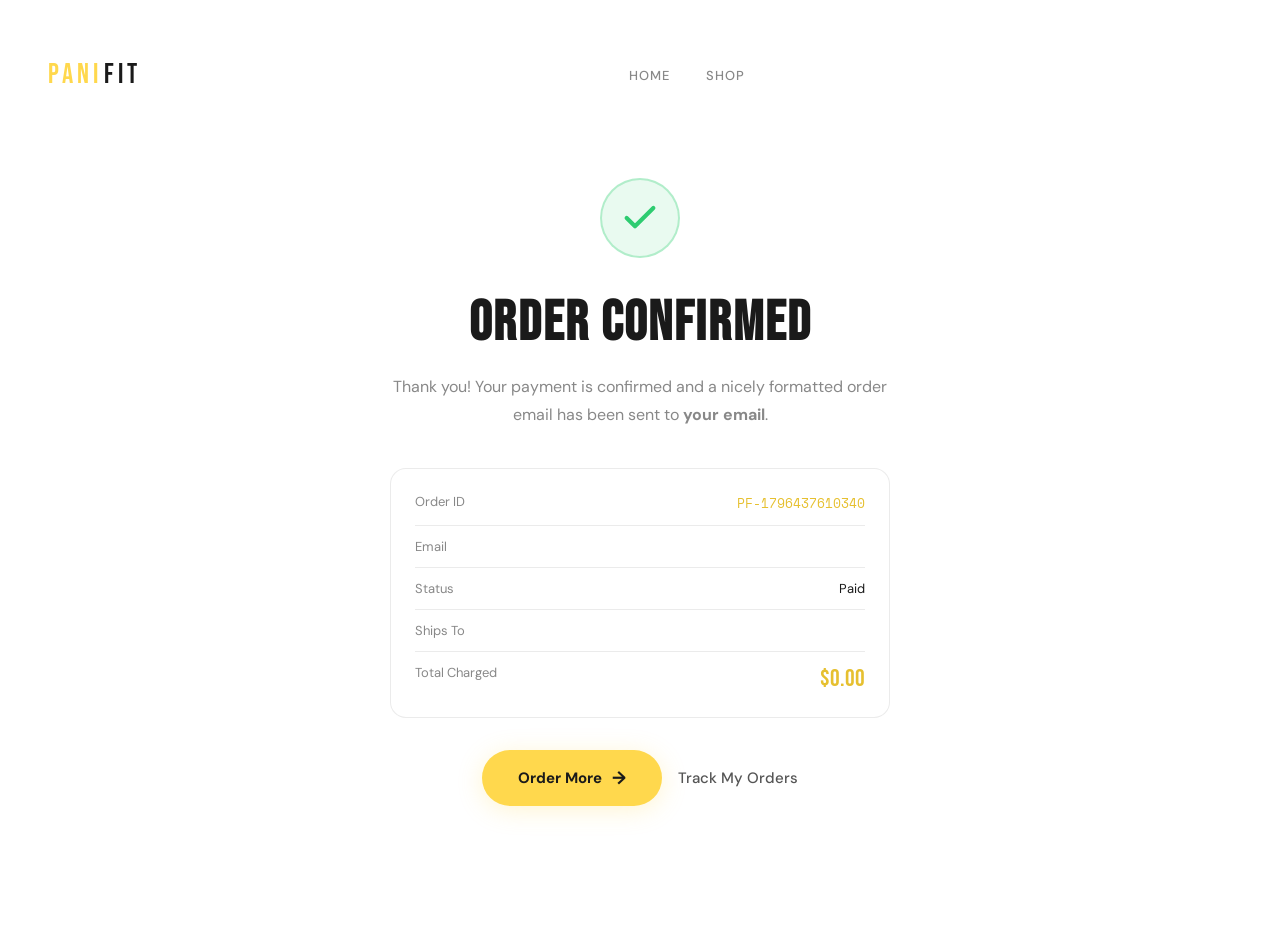
<file: success.html>
<!DOCTYPE html>
<html lang="en">
<head>
  <meta charset="UTF-8" />
  <meta name="viewport" content="width=device-width, initial-scale=1.0" />
  <title>Order Confirmed — Panifit</title>
  <link rel="stylesheet" href="style.css" />
  <link rel="icon" href="data:image/svg+xml,<svg xmlns='http://www.w3.org/2000/svg' viewBox='0 0 100 100'><rect x='15' y='15' width='70' height='70' rx='18' fill='%23FFD84D' opacity='0.9'/><rect x='25' y='25' width='50' height='50' rx='12' fill='none' stroke='white' stroke-width='3' opacity='0.5'/></svg>">
</head>
<body>

  <div class="cursor" id="cursor"></div>
  <div class="cursor-ring" id="cursorRing"></div>

  <!-- NAV -->
  <nav id="navbar" class="scrolled">
    <a class="nav-logo" href="index.html">PANI<span>FIT</span></a>
    <ul class="nav-links" id="navLinks">
      <li><a href="index.html">Home</a></li>
      <li><a href="products.html">Shop</a></li>
    </ul>
    <div class="nav-right">
      <button class="nav-hamburger" onclick="toggleMenu()" aria-label="Toggle menu">
        <span></span><span></span><span></span>
      </button>
    </div>
  </nav>

  <div class="success-page">
    <div class="success-content">
      <div class="success-icon">
        <svg viewBox="0 0 24 24" fill="none" stroke="currentColor" stroke-width="2.5" stroke-linecap="round" stroke-linejoin="round">
          <path d="M20 6L9 17l-5-5"/>
        </svg>
      </div>
      <h1 class="success-title">Order Confirmed</h1>
      <p class="success-sub" id="successMsg">
        Thank you for your order! Your Panifit cubes are being prepared and will ship within 24 hours. Check your email for tracking details.
      </p>
      <div id="orderDetails" style="text-align:left; background:var(--bg-card); border:1px solid var(--border); border-radius:16px; padding:24px; margin-bottom:32px;"></div>
      <div style="display:flex; gap:16px; justify-content:center; flex-wrap:wrap;">
        <a href="products.html" class="btn-primary">
          Order More <span class="btn-arrow">&rarr;</span>
        </a>
        <a href="account/orders.php" class="btn-secondary">
          Track My Orders
        </a>
      </div>
    </div>
  </div>

  <script src="app.js"></script>
  <script>
    const params = new URLSearchParams(window.location.search);
    const orderId = params.get('order_id');
    const sessionId = params.get('session_id');
    const shipping = JSON.parse(localStorage.getItem('panifit_shipping') || 'null');
    const pending = JSON.parse(localStorage.getItem('panifit_pending_order') || 'null');
    const detailsEl = document.getElementById('orderDetails');
    const fallbackOrderId = orderId || (pending && pending.orderId) || 'PF-' + Date.now();

    localStorage.setItem('panifit_cart', '[]');
    updateCartCount();

    function renderSummary(order) {
      const rows = [
        `<div style="display:flex;justify-content:space-between;margin-bottom:12px;padding-bottom:12px;border-bottom:1px solid var(--border);"><span style="color:var(--text-muted);font-size:13px;">Order ID</span><span style="font-family:'Space Mono',monospace;font-size:13px;color:var(--yellow-dark);">${order.orderId}</span></div>`,
        `<div style="display:flex;justify-content:space-between;margin-bottom:12px;padding-bottom:12px;border-bottom:1px solid var(--border);"><span style="color:var(--text-muted);font-size:13px;">Email</span><span style="font-size:13px;">${order.email || (shipping && shipping.email) || ''}</span></div>`,
        `<div style="display:flex;justify-content:space-between;margin-bottom:12px;padding-bottom:12px;border-bottom:1px solid var(--border);"><span style="color:var(--text-muted);font-size:13px;">Status</span><span style="font-size:13px;text-transform:capitalize;">${order.status}</span></div>`,
        `<div style="display:flex;justify-content:space-between;margin-bottom:12px;padding-bottom:12px;border-bottom:1px solid var(--border);"><span style="color:var(--text-muted);font-size:13px;">Ships To</span><span style="font-size:13px;text-align:right;">${[order.address, order.city, order.state, order.zip].filter(Boolean).join(', ')}</span></div>`,
        `<div style="display:flex;justify-content:space-between;"><span style="color:var(--text-muted);font-size:13px;">Total Charged</span><span style="font-family:'Bebas Neue',sans-serif;font-size:24px;color:var(--yellow-dark);">$${Number(order.total || 0).toFixed(2)}</span></div>`
      ];

      detailsEl.innerHTML = rows.join('');

      const firstName = order.firstName || (shipping && shipping.firstName) || '';
      const email = order.email || (shipping && shipping.email) || 'your email';
      document.getElementById('successMsg').innerHTML = `Thank you${firstName ? ', <strong>' + firstName + '</strong>' : ''}! Your payment is confirmed and a nicely formatted order email has been sent to <strong>${email}</strong>.`;
    }

    async function confirmOrder() {
      if (!orderId || !sessionId) {
        renderSummary({
          orderId: fallbackOrderId,
          email: shipping && shipping.email,
          status: 'paid',
          address: shipping && shipping.address,
          city: shipping && shipping.city,
          state: shipping && shipping.state,
          zip: shipping && shipping.zip,
          total: pending ? (pending.total >= 30 ? pending.total : pending.total + 5.99) : 0,
          firstName: shipping && shipping.firstName
        });
        return;
      }

      try {
        const response = await fetch('api/confirm-order.php', {
          method: 'POST',
          headers: { 'Content-Type': 'application/json' },
          body: JSON.stringify({ orderId, sessionId })
        });
        const data = await response.json();
        if (!response.ok || data.error) {
          throw new Error(data.error || 'Order confirmation failed');
        }
        renderSummary(data.order);
      } catch (error) {
        renderSummary({
          orderId: fallbackOrderId,
          email: shipping && shipping.email,
          status: 'paid',
          address: shipping && shipping.address,
          city: shipping && shipping.city,
          state: shipping && shipping.state,
          zip: shipping && shipping.zip,
          total: pending ? (pending.total >= 30 ? pending.total : pending.total + 5.99) : 0,
          firstName: shipping && shipping.firstName
        });
      } finally {
        localStorage.removeItem('panifit_shipping');
        localStorage.removeItem('panifit_pending_order');
      }
    }

    confirmOrder();
  </script>
</body>
</html>
</file>
<file: style.css>
@import url("https://fonts.googleapis.com/css2?family=Bebas+Neue&family=DM+Sans:ital,wght@0,300;0,400;0,500;0,700;1,300&family=Space+Mono:wght@400;700&display=swap");

/* ============ LIGHT MODE (DEFAULT) ============ */
:root {
  --yellow: #ffd84d;
  --yellow-dark: #e6c030;
  --yellow-glow: rgba(255, 216, 77, 0.3);
  --bg: #ffffff;
  --bg-alt: #f7f7f5;
  --bg-card: #ffffff;
  --bg-elevated: #f0f0ee;
  --text: #1a1a1a;
  --text-secondary: #555555;
  --text-muted: #888888;
  --border: rgba(0, 0, 0, 0.08);
  --border-strong: rgba(0, 0, 0, 0.12);
  --green: #2ecc71;
  --radius: 14px;
  --shadow-sm: 0 1px 3px rgba(0, 0, 0, 0.06);
  --shadow-md: 0 4px 16px rgba(0, 0, 0, 0.08);
  --shadow-lg: 0 12px 40px rgba(0, 0, 0, 0.1);
  --nav-bg: rgba(255, 255, 255, 0.92);
  --overlay-bg: rgba(255, 255, 255, 0.6);
}

/* ============ DARK MODE ============ */
[data-theme="dark"] {
  --bg: #0d0d0d;
  --bg-alt: #141414;
  --bg-card: #1c1c1c;
  --bg-elevated: #242424;
  --text: #fafaf8;
  --text-secondary: #bbbbbb;
  --text-muted: #888888;
  --border: rgba(255, 255, 255, 0.08);
  --border-strong: rgba(255, 255, 255, 0.12);
  --green: #7ceb6f;
  --shadow-sm: 0 1px 3px rgba(0, 0, 0, 0.2);
  --shadow-md: 0 4px 16px rgba(0, 0, 0, 0.3);
  --shadow-lg: 0 12px 40px rgba(0, 0, 0, 0.4);
  --nav-bg: rgba(13, 13, 13, 0.92);
  --overlay-bg: rgba(0, 0, 0, 0.6);
}

*,
*::before,
*::after {
  box-sizing: border-box;
  margin: 0;
  padding: 0;
}
html {
  scroll-behavior: smooth;
}

body {
  font-family: "DM Sans", sans-serif;
  background: var(--bg);
  color: var(--text);
  overflow-x: hidden;
  transition:
    background 0.3s ease,
    color 0.3s ease;
}

/* ============ NAV ============ */
nav {
  position: fixed;
  top: 0;
  left: 0;
  right: 0;
  z-index: 1000;
  padding: 16px 48px;
  display: flex;
  align-items: center;
  justify-content: space-between;
  border-bottom: 1px solid transparent;
  transition: all 0.4s ease;
}
nav.scrolled {
  background: var(--nav-bg);
  backdrop-filter: blur(20px);
  border-bottom-color: var(--border);
  box-shadow: var(--shadow-sm);
}
.nav-logo {
  font-family: "Bebas Neue", sans-serif;
  font-size: 28px;
  letter-spacing: 4px;
  color: var(--yellow);
  text-decoration: none;
  display: flex;
  align-items: center;
  gap: 2px;
}
.nav-logo span {
  color: var(--text);
}
.nav-links {
  display: flex;
  gap: 36px;
  list-style: none;
  align-items: center;
}
.nav-links a {
  color: var(--text-muted);
  text-decoration: none;
  font-size: 13px;
  font-weight: 500;
  letter-spacing: 1px;
  text-transform: uppercase;
  transition: color 0.2s;
}
.nav-links a:hover {
  color: var(--text);
}
.nav-cta {
  background: var(--yellow) !important;
  color: #1a1a1a !important;
  padding: 10px 24px !important;
  border-radius: 100px;
  font-weight: 700 !important;
  transition:
    background 0.2s,
    transform 0.2s !important;
}
.nav-cta:hover {
  background: var(--yellow-dark) !important;
  transform: scale(1.04);
}
.nav-hamburger {
  display: none;
  flex-direction: column;
  gap: 5px;
  cursor: pointer;
  background: none;
  border: none;
  padding: 8px;
}
.nav-hamburger span {
  display: block;
  width: 24px;
  height: 2px;
  background: var(--text);
  transition: 0.3s;
}
.nav-right {
  display: flex;
  align-items: center;
  gap: 12px;
}
.nav-cart-btn {
  position: relative;
  background: none;
  border: 1px solid var(--border);
  color: var(--text);
  width: 42px;
  height: 42px;
  border-radius: 50%;
  display: flex;
  align-items: center;
  justify-content: center;
  transition: all 0.2s;
  cursor: pointer;
}
.nav-cart-btn:hover {
  border-color: var(--yellow);
  color: var(--yellow);
}
.nav-cart-btn svg {
  width: 18px;
  height: 18px;
}
.nav-cart-count {
  position: absolute;
  top: -4px;
  right: -4px;
  width: 18px;
  height: 18px;
  background: var(--yellow);
  color: #1a1a1a;
  border-radius: 50%;
  font-size: 10px;
  font-weight: 700;
  display: none;
  align-items: center;
  justify-content: center;
}
.nav-cart-count.visible {
  display: flex;
}

/* Dark Mode Toggle */
.theme-toggle {
  width: 42px;
  height: 42px;
  border-radius: 50%;
  border: 1px solid var(--border);
  background: none;
  color: var(--text);
  display: flex;
  align-items: center;
  justify-content: center;
  cursor: pointer;
  transition: all 0.2s;
}
.theme-toggle:hover {
  border-color: var(--yellow);
  color: var(--yellow);
}
.theme-toggle svg {
  width: 18px;
  height: 18px;
}
.theme-toggle .icon-moon {
  display: block;
}
.theme-toggle .icon-sun {
  display: none;
}
[data-theme="dark"] .theme-toggle .icon-moon {
  display: none;
}
[data-theme="dark"] .theme-toggle .icon-sun {
  display: block;
}

/* ============ BUTTONS ============ */
.btn-primary {
  display: inline-flex;
  align-items: center;
  gap: 10px;
  background: var(--yellow);
  color: #1a1a1a;
  font-family: "DM Sans", sans-serif;
  font-weight: 700;
  font-size: 15px;
  padding: 16px 36px;
  border-radius: 100px;
  text-decoration: none;
  border: none;
  cursor: pointer;
  transition:
    transform 0.2s,
    box-shadow 0.2s;
  box-shadow: 0 4px 24px rgba(255, 216, 77, 0.25);
}
.btn-primary:hover {
  transform: translateY(-2px);
  box-shadow: 0 8px 40px rgba(255, 216, 77, 0.35);
}
.btn-secondary {
  display: inline-flex;
  align-items: center;
  gap: 10px;
  color: var(--text-secondary);
  font-weight: 500;
  font-size: 15px;
  text-decoration: none;
  transition: color 0.2s;
}
.btn-secondary:hover {
  color: var(--yellow-dark);
}
.btn-arrow {
  font-size: 18px;
  transition: transform 0.2s;
}
.btn-primary:hover .btn-arrow {
  transform: translateX(4px);
}

/* ============ HERO ============ */
.hero {
  min-height: 100vh;
  display: flex;
  align-items: center;
  padding: 120px 48px 80px;
  position: relative;
  overflow: hidden;
}
.hero::after {
  content: "";
  position: absolute;
  bottom: 0;
  left: 0;
  right: 0;
  height: 120px;
  background: linear-gradient(to bottom, transparent, var(--bg));
  z-index: 1;
  pointer-events: none;
}
.hero-bg {
  position: absolute;
  inset: 0;
  background:
    radial-gradient(
      ellipse 60% 80% at 72% 44%,
      rgba(255, 216, 77, 0.09) 0%,
      transparent 72%
    ),
    linear-gradient(
      180deg,
      rgba(255, 255, 255, 0.25) 0%,
      rgba(247, 247, 245, 0.8) 100%
    );
}

.hero-content {
  position: relative;
  z-index: 2;
  max-width: 640px;
}
.hero-tag {
  display: inline-flex;
  align-items: center;
  gap: 8px;
  background: rgba(255, 216, 77, 0.12);
  border: 1px solid rgba(255, 216, 77, 0.25);
  border-radius: 100px;
  padding: 6px 16px;
  font-size: 12px;
  font-weight: 700;
  letter-spacing: 2px;
  text-transform: uppercase;
  color: var(--yellow-dark);
  margin-bottom: 32px;
  animation: fadeUp 0.8s ease both;
}
[data-theme="dark"] .hero-tag {
  color: var(--yellow);
}
.hero-tag .pulse-dot {
  width: 6px;
  height: 6px;
  border-radius: 50%;
  background: var(--yellow);
  animation: pulse 2s infinite;
}

@keyframes pulse {
  0%,
  100% {
    opacity: 1;
  }
  50% {
    opacity: 0.3;
  }
}
@keyframes fadeUp {
  from {
    opacity: 0;
    transform: translateY(30px);
  }
  to {
    opacity: 1;
    transform: translateY(0);
  }
}
@keyframes fadeIn {
  from {
    opacity: 0;
  }
  to {
    opacity: 1;
  }
}

.hero h1 {
  font-family: "Bebas Neue", sans-serif;
  font-size: clamp(72px, 9vw, 140px);
  line-height: 0.9;
  letter-spacing: 2px;
  margin-bottom: 28px;
  animation: fadeUp 0.8s 0.1s ease both;
}
.hero h1 em {
  color: var(--yellow-dark);
  font-style: normal;
}
[data-theme="dark"] .hero h1 em {
  color: var(--yellow);
}
.hero h1 .outline {
  -webkit-text-stroke: 2px var(--text);
  color: transparent;
}
.hero-sub {
  font-size: 17px;
  font-weight: 300;
  line-height: 1.7;
  color: var(--text-secondary);
  max-width: 520px;
  margin-bottom: 44px;
  animation: fadeUp 0.8s 0.2s ease both;
}
.hero-actions {
  display: flex;
  align-items: center;
  gap: 20px;
  flex-wrap: wrap;
  margin-bottom: 64px;
  animation: fadeUp 0.8s 0.3s ease both;
}

/* ============ HERO VISUAL (RIGHT SIDE) — IMAGE SLIDER ============ */
.hero-scene {
  position: absolute;
  right: 48px;
  top: 35%;
  transform: translateY(-50%);
  width: 56%;
  max-width: 780px;
  height: 70%;
  max-height: 540px;
  display: flex;
  align-items: center;
  justify-content: center;
  animation: fadeIn 1s 0.3s ease both;
}
.hero-slider {
  border-radius: 26px !important;
  box-shadow:
    0 32px 80px rgba(0, 0, 0, 0.18),
    0 8px 24px rgba(0, 0, 0, 0.08) !important;
}

.hero-slider {
  position: relative;
  width: 100%;
  height: 100%;
  border-radius: 20px;
  overflow: hidden;
  box-shadow:
    0 20px 60px rgba(0, 0, 0, 0.12),
    0 4px 16px rgba(0, 0, 0, 0.06);
  border: 1px solid var(--border);
}
.hero-slider-track {
  display: flex;
  height: 100%;
  transition: transform 0.6s cubic-bezier(0.4, 0, 0.2, 1);
  will-change: transform;
}
.hero-slide {
  min-width: 100%;
  height: 100%;
  position: relative;
  overflow: hidden;
}
.hero-slide img {
  width: 100%;
  height: 100%;
  object-fit: cover;
  display: block;
}
.hero-slide-overlay {
  position: absolute;
  bottom: 0;
  left: 0;
  right: 0;
  padding: 48px 24px 24px;
  background: linear-gradient(to top, rgba(0,0,0,0.55) 0%, transparent 100%);
  display: flex;
  align-items: flex-end;
}
.hero-slide-tag {
  display: inline-block;
  padding: 6px 14px;
  background: rgba(255, 216, 77, 0.9);
  color: #1a1a1a;
  font-family: "DM Sans", sans-serif;
  font-size: 12px;
  font-weight: 700;
  letter-spacing: 0.06em;
  text-transform: uppercase;
  border-radius: 6px;
}

/* Dots */
.hero-slider-dots {
  position: absolute;
  bottom: 16px;
  right: 16px;
  display: flex;
  gap: 6px;
  z-index: 3;
}
.hero-dot {
  width: 8px;
  height: 8px;
  border-radius: 50%;
  border: none;
  background: rgba(255, 255, 255, 0.4);
  cursor: pointer;
  padding: 0;
  transition: all 0.3s;
}
.hero-dot.active {
  background: var(--yellow);
  width: 22px;
  border-radius: 4px;
  box-shadow: 0 0 8px rgba(255, 216, 77, 0.5);
}

/* Progress bar */
.hero-slider-progress {
  position: absolute;
  top: 0;
  left: 0;
  right: 0;
  height: 3px;
  background: rgba(255, 255, 255, 0.15);
  z-index: 3;
}
.hero-slider-progress-bar {
  height: 100%;
  width: 0%;
  background: var(--yellow);
}

/* Dark mode slider */
[data-theme="dark"] .hero-slider {
  box-shadow:
    0 20px 60px rgba(0, 0, 0, 0.3),
    0 4px 16px rgba(0, 0, 0, 0.15);
}

/* Hero stats */
.hero-stats {
  position: absolute;
  bottom: 48px;
  left: 48px;
  right: 48px;
  display: flex;
  gap: 48px;
  animation: fadeUp 0.8s 0.5s ease both;
  z-index: 2;
}
.stat {
  border-left: 2px solid var(--border);
  padding-left: 24px;
}
.stat-num {
  font-family: "Bebas Neue", sans-serif;
  font-size: 36px;
  color: var(--yellow-dark);
  letter-spacing: 2px;
}
[data-theme="dark"] .stat-num {
  color: var(--yellow);
}
.stat-label {
  font-size: 12px;
  color: var(--text-muted);
  letter-spacing: 1px;
  text-transform: uppercase;
}

/* ============ FREE DELIVERY BANNER ============ */
.free-delivery-banner {
  background: linear-gradient(
    135deg,
    rgba(46, 204, 113, 0.08),
    rgba(255, 216, 77, 0.08)
  );
  border: 1px solid rgba(46, 204, 113, 0.15);
  border-radius: 14px;
  padding: 18px 28px;
  display: flex;
  align-items: center;
  gap: 14px;
  max-width: 500px;
  margin: 0 auto 40px;
}
[data-theme="dark"] .free-delivery-banner {
  background: linear-gradient(
    135deg,
    rgba(46, 204, 113, 0.06),
    rgba(255, 216, 77, 0.06)
  );
}
.free-delivery-banner .delivery-icon {
  width: 44px;
  height: 44px;
  border-radius: 12px;
  background: rgba(46, 204, 113, 0.12);
  display: flex;
  align-items: center;
  justify-content: center;
  flex-shrink: 0;
  color: var(--green);
}
.free-delivery-banner .delivery-icon svg {
  width: 22px;
  height: 22px;
}
.free-delivery-banner .delivery-text strong {
  color: var(--green);
  align-items: center;
}
.free-delivery-banner .delivery-text {
  font-size: 14px;
  color: var(--text-secondary);
  line-height: 1.5;
}

/* ============ SECTION COMMONS ============ */
section {
  padding: 100px 48px;
}
.section-tag {
  font-family: "Space Mono", monospace;
  font-size: 11px;
  letter-spacing: 3px;
  text-transform: uppercase;
  color: var(--yellow-dark);
  margin-bottom: 16px;
}
[data-theme="dark"] .section-tag {
  color: var(--yellow);
}
.section-title {
  font-family: "Bebas Neue", sans-serif;
  font-size: clamp(48px, 6vw, 80px);
  line-height: 1;
  letter-spacing: 1px;
  margin-bottom: 20px;
}
.section-sub {
  font-size: 16px;
  color: var(--text-muted);
  line-height: 1.7;
  max-width: 480px;
}

/* ============ MARQUEE ============ */
.marquee-section {
  padding: 0;
  border-top: 1px solid var(--border);
  border-bottom: 1px solid var(--border);
  overflow: hidden;
  background: var(--bg-alt);
}
.marquee-track {
  display: flex;
  gap: 0;
  animation: marquee 25s linear infinite;
  width: max-content;
}
.marquee-item {
  display: flex;
  align-items: center;
  gap: 16px;
  padding: 18px 44px;
  font-family: "Bebas Neue", sans-serif;
  font-size: 18px;
  letter-spacing: 3px;
  color: var(--text-muted);
  border-right: 1px solid var(--border);
  white-space: nowrap;
}
.marquee-item .m-icon {
  width: 18px;
  height: 18px;
  color: var(--yellow-dark);
  flex-shrink: 0;
}
[data-theme="dark"] .marquee-item .m-icon {
  color: var(--yellow);
}
.marquee-item span {
  color: var(--yellow-dark);
}
[data-theme="dark"] .marquee-item span {
  color: var(--yellow);
}
@keyframes marquee {
  from {
    transform: translateX(0);
  }
  to {
    transform: translateX(-50%);
  }
}

/* ============ LEMON ICE CTA (HERO-WITH-MARQUEE) ============ */
.ice-cta-section {
  padding: 80px 48px 96px;
  background: transparent;
}
.ice-cta-shell {
  position: relative;
  display: grid;
  grid-template-columns: minmax(320px, 520px) minmax(0, 1fr);
  gap: 56px;
  align-items: center;
  padding: 0;
  border: none;
  background: transparent;
  box-shadow: none;
  overflow: visible;
  color: var(--text);
}
.ice-cta-shell::before,
.ice-cta-shell::after { content: none; display: none; }

.ice-cta-copy,
.ice-cta-visual {
  position: relative;
  z-index: 1;
}

.ice-cta-copy .section-tag {
  display: inline-block;
  color: var(--yellow-dark);
  opacity: 0.95;
  margin-bottom: 20px;
}
[data-theme="dark"] .ice-cta-copy .section-tag { color: var(--yellow); }

.ice-cta-copy .section-title {
  color: var(--text);
  font-size: clamp(40px, 5.2vw, 72px);
  line-height: 0.95;
  letter-spacing: -0.01em;
  max-width: 12ch;
  margin-bottom: 20px;
  text-wrap: balance;
}
.ice-cta-copy .section-sub {
  color: var(--text-muted);
  max-width: 460px;
  font-size: 16px;
  line-height: 1.65;
}

.ice-cta-meta {
  display: flex;
  flex-wrap: wrap;
  gap: 10px;
  margin-top: 28px;
}
.ice-cta-meta span {
  padding: 9px 14px;
  border-radius: 999px;
  border: 1px solid var(--border);
  background: var(--bg);
  font-size: 11px;
  letter-spacing: 0.1em;
  text-transform: uppercase;
  color: var(--text-muted);
}
[data-theme="dark"] .ice-cta-meta span {
  background: rgba(255, 255, 255, 0.04);
}

.ice-cta-actions {
  display: flex;
  flex-wrap: wrap;
  align-items: center;
  gap: 14px;
  margin-top: 36px;
}
/* Scramble button: brand yellow pill (matches site) */
.ice-cta-actions .scramble-btn {
  min-width: 172px;
  justify-content: center;
  padding: 14px 32px !important;
  border-radius: 999px !important;
  font-weight: 700;
  transition: background 0.2s ease, color 0.2s ease, transform 0.2s ease, box-shadow 0.2s ease;
}
.ice-cta-actions .scramble-btn:hover {
  transform: translateY(-2px);
}
.ice-cta-actions .btn-secondary {
  padding: 14px 22px;
  border-radius: 999px;
}

/* Marquee side */
.ice-cta-visual {
  display: grid;
  gap: 20px;
  overflow: hidden;
  mask-image: linear-gradient(90deg, transparent 0%, #000 8%, #000 92%, transparent 100%);
  -webkit-mask-image: linear-gradient(90deg, transparent 0%, #000 8%, #000 92%, transparent 100%);
}
.ice-marquee-row {
  --gap: 16px;
  display: flex;
  gap: var(--gap);
  overflow: hidden;
}
.ice-marquee-row-reverse .ice-marquee-group {
  animation-direction: reverse;
}
.ice-marquee-group {
  display: flex;
  min-width: 100%;
  flex-shrink: 0;
  gap: var(--gap);
  animation: ice-marquee var(--duration, 32s) linear infinite;
}
.ice-card {
  position: relative;
  flex: 0 0 clamp(168px, 18vw, 208px);
  aspect-ratio: 1 / 1;
  overflow: hidden;
  border-radius: 22px;
  border: 1px solid var(--border);
  background: var(--bg-alt);
  box-shadow: 0 10px 26px rgba(0, 0, 0, 0.08);
  transition: transform 0.4s ease, box-shadow 0.4s ease, border-color 0.3s ease;
}
.ice-card::after {
  content: none;
}
.ice-card:hover {
  transform: translateY(-4px) scale(1.02);
  border-color: rgba(255, 214, 61, 0.45);
  box-shadow: 0 20px 40px rgba(255, 214, 61, 0.18);
}
[data-theme="dark"] .ice-card {
  border-color: rgba(255, 255, 255, 0.08);
  box-shadow: 0 12px 30px rgba(0, 0, 0, 0.35);
}
.ice-card img {
  width: 100%;
  height: 100%;
  display: block;
  object-fit: cover;
  transition: transform 0.6s ease;
}
.ice-card:hover img { transform: scale(1.08); }
@keyframes ice-marquee {
  from {
    transform: translateX(0);
  }
  to {
    transform: translateX(calc(-100% - var(--gap)));
  }
}

/* ============ EXPLAIN SECTION ============ */
.explain-grid {
  display: grid;
  grid-template-columns: 1fr 1fr;
  gap: 80px;
  align-items: center;
}
.explain-visual {
  position: relative;
  height: 500px;
  border-radius: 24px;
  overflow: hidden;
  background: linear-gradient(145deg, var(--bg-elevated), var(--bg-alt));
  border: 1px solid var(--border);
}
.div_margin {
  margin-top: 40px;
}
.lemon_image {
  width: 750px;
  max-width: 100%;
  height: auto;
  display: block;
  margin-left: auto;
  margin-right: 0;
}
.flavors_images {
  width: 248px;
  height: auto;
}

/* ============ FUTURE FLAVORS ============ */
.future-flavors-grid {
  display: grid;
  grid-template-columns: repeat(4, 1fr);
  gap: 20px;
  margin-top: 48px;
}
.flavor-card {
  text-align: center;
  padding: 36px 20px 28px;
  border-radius: 16px;
  border: 1px solid var(--border);
  background: var(--bg-card);
  transition: all 0.3s;
}
.flavor-card:hover {
  border-color: var(--yellow);
  transform: translateY(-4px);
  box-shadow: 0 12px 32px rgba(255, 216, 77, 0.1);
}
.flavor-icon {
  width: 56px;
  height: 56px;
  border-radius: 16px;
  display: flex;
  align-items: center;
  justify-content: center;
  margin: 0 auto 18px;
}
.flavor-icon svg {
  width: 28px;
  height: 28px;
}
.flavor-name {
  font-size: 15px;
  font-weight: 700;
  color: var(--text);
  margin-bottom: 6px;
}
.flavor-status {
  font-size: 11px;
  letter-spacing: 1.5px;
  text-transform: uppercase;
  color: var(--text-muted);
}
@media (max-width: 768px) {
  .future-flavors-grid {
    grid-template-columns: repeat(2, 1fr);
  }
}
.explain-lemon-img {
  width: 100%;
  height: 100%;
  object-fit: cover;
  display: block;
  position: absolute;
  inset: 0;
}
.explain-cube-scene {
  position: absolute;
  inset: 0;
  display: flex;
  align-items: center;
  justify-content: center;
  perspective: 350px;
}
.explain-cube {
  width: 160px;
  height: 160px;
  border-radius: 28px;
  background: linear-gradient(
    135deg,
    rgba(255, 216, 77, 0.9),
    rgba(255, 200, 30, 0.7)
  );
  box-shadow:
    0 40px 80px rgba(255, 216, 77, 0.25),
    inset 0 0 40px rgba(255, 255, 255, 0.2);
  position: relative;
  animation: gentleFloat 4s ease-in-out infinite;
  display: flex;
  align-items: center;
  justify-content: center;
}
.explain-cube svg {
  width: 60px;
  height: 60px;
  color: #1a1a1a;
  opacity: 0.7;
}
.explain-cube::before {
  content: "";
  position: absolute;
  inset: 14px;
  border-radius: 18px;
  border: 1px solid rgba(255, 255, 255, 0.4);
  background: linear-gradient(
    135deg,
    rgba(255, 255, 255, 0.3),
    transparent 60%
  );
}
.explain-drops {
  position: absolute;
  bottom: 40px;
  left: 50%;
  transform: translateX(-50%);
  display: flex;
  gap: 8px;
}
.drop {
  width: 12px;
  height: 16px;
  background: rgba(255, 216, 77, 0.5);
  border-radius: 50% 50% 50% 50% / 60% 60% 40% 40%;
  animation: drip 2s ease-in-out infinite;
}
.drop:nth-child(2) {
  animation-delay: 0.3s;
}
.drop:nth-child(3) {
  animation-delay: 0.6s;
}
@keyframes drip {
  0%,
  100% {
    transform: scaleY(1);
    opacity: 0.5;
  }
  50% {
    transform: scaleY(1.3);
    opacity: 1;
  }
}
.explain-label {
  position: absolute;
  top: 24px;
  left: 24px;
  background: rgba(255, 216, 77, 0.1);
  border: 1px solid rgba(255, 216, 77, 0.2);
  padding: 8px 16px;
  border-radius: 100px;
  font-size: 12px;
  font-weight: 700;
  color: var(--yellow-dark);
  letter-spacing: 1px;
}
[data-theme="dark"] .explain-label {
  color: var(--yellow);
}
.explain-features {
  list-style: none;
  margin-top: 40px;
}
.explain-features li {
  display: flex;
  align-items: flex-start;
  gap: 16px;
  padding: 20px 0;
  border-bottom: 1px solid var(--border);
}
.explain-features li:last-child {
  border-bottom: none;
}
.feat-icon {
  width: 40px;
  height: 40px;
  border-radius: 12px;
  background: rgba(255, 216, 77, 0.1);
  display: flex;
  align-items: center;
  justify-content: center;
  flex-shrink: 0;
  color: var(--yellow-dark);
}
[data-theme="dark"] .feat-icon {
  color: var(--yellow);
}
.feat-icon svg {
  width: 20px;
  height: 20px;
}
.feat-title {
  font-weight: 700;
  font-size: 15px;
  margin-bottom: 4px;
}
.feat-desc {
  font-size: 13px;
  color: var(--text-muted);
  line-height: 1.5;
}

/* ============ HOW IT WORKS ============ */
.how-section {
  background: var(--bg-alt);
}
.steps-grid {
  display: grid;
  grid-template-columns: repeat(3, 1fr);
  gap: 24px;
  margin-top: 72px;
}
.step {
  padding: 48px 40px;
  background: var(--bg-card);
  border: 1px solid var(--border);
  border-radius: 20px;
  position: relative;
  overflow: hidden;
  transition: all 0.3s;
  box-shadow: var(--shadow-sm);
}
.step:hover {
  transform: translateY(-4px);
  box-shadow: var(--shadow-md);
  border-color: rgba(255, 216, 77, 0.2);
}
.step-num {
  font-family: "Bebas Neue", sans-serif;
  font-size: 100px;
  color: rgba(255, 216, 77, 0.08);
  position: absolute;
  top: -10px;
  right: 20px;
  line-height: 1;
  transition: color 0.3s;
}
.step:hover .step-num {
  color: rgba(255, 216, 77, 0.15);
}
.step-icon {
  width: 48px;
  height: 48px;
  margin-bottom: 24px;
  color: var(--yellow-dark);
}
[data-theme="dark"] .step-icon {
  color: var(--yellow);
}
.step-icon svg {
  width: 100%;
  height: 100%;
}
.step-title {
  font-family: "Bebas Neue", sans-serif;
  font-size: 32px;
  letter-spacing: 1px;
  margin-bottom: 12px;
}
.step-desc {
  font-size: 14px;
  color: var(--text-muted);
  line-height: 1.7;
}

/* ============ BENEFITS ============ */
.benefits-grid {
  display: grid;
  grid-template-columns: repeat(2, 1fr);
  gap: 24px;
  margin-top: 72px;
}
.benefit-card {
  padding: 40px;
  border: 1px solid var(--border);
  border-radius: 20px;
  background: var(--bg-card);
  position: relative;
  overflow: hidden;
  transition:
    border-color 0.3s,
    transform 0.3s,
    box-shadow 0.3s;
  box-shadow: var(--shadow-sm);
}
.benefit-card:hover {
  border-color: rgba(255, 216, 77, 0.25);
  transform: translateY(-4px);
  box-shadow: var(--shadow-md);
}
.benefit-card::before {
  content: "";
  position: absolute;
  top: 0;
  left: 0;
  right: 0;
  height: 2px;
  background: linear-gradient(90deg, var(--yellow), transparent);
  opacity: 0;
  transition: opacity 0.3s;
}
.benefit-card:hover::before {
  opacity: 1;
}
.benefit-icon {
  width: 40px;
  height: 40px;
  margin-bottom: 20px;
  color: var(--yellow-dark);
}
[data-theme="dark"] .benefit-icon {
  color: var(--yellow);
}
.benefit-icon svg {
  width: 100%;
  height: 100%;
}
.benefit-title {
  font-family: "Bebas Neue", sans-serif;
  font-size: 28px;
  letter-spacing: 1px;
  margin-bottom: 10px;
}
.benefit-desc {
  font-size: 14px;
  color: var(--text-muted);
  line-height: 1.7;
}
.benefit-badge {
  position: absolute;
  top: 24px;
  right: 24px;
  background: rgba(46, 204, 113, 0.08);
  border: 1px solid rgba(46, 204, 113, 0.15);
  color: var(--green);
  font-size: 11px;
  font-weight: 700;
  padding: 4px 12px;
  border-radius: 100px;
  letter-spacing: 1px;
}

/* ============ LIFESTYLE / AUDIENCE ============ */
.lifestyle-section {
  background: var(--bg-alt);
  text-align: center;
}
.audience-grid {
  display: grid;
  grid-template-columns: repeat(4, 1fr);
  gap: 16px;
  margin-top: 72px;
}
.audience-card {
  padding: 32px 20px;
  border: 1px solid var(--border);
  border-radius: 16px;
  background: var(--bg-card);
  text-align: center;
  transition: all 0.3s;
  box-shadow: var(--shadow-sm);
}
.audience-card:hover {
  border-color: rgba(255, 216, 77, 0.25);
  transform: translateY(-6px);
  box-shadow: var(--shadow-md);
}
.audience-icon {
  width: 40px;
  height: 40px;
  margin: 0 auto 16px;
  color: var(--yellow-dark);
}
[data-theme="dark"] .audience-icon {
  color: var(--yellow);
}
.audience-icon svg {
  width: 100%;
  height: 100%;
}
.audience-label {
  font-weight: 600;
  font-size: 15px;
}

/* ============ TESTIMONIALS ============ */
.testimonials-section {
  background: var(--bg-alt);
}
.testimonials-grid {
  display: grid;
  grid-template-columns: repeat(3, 1fr);
  gap: 24px;
  margin-top: 72px;
}
.testimonial {
  padding: 36px;
  border: 1px solid var(--border);
  border-radius: 20px;
  background: var(--bg-card);
  transition:
    border-color 0.3s,
    box-shadow 0.3s;
  box-shadow: var(--shadow-sm);
}
.testimonial:hover {
  border-color: rgba(255, 216, 77, 0.15);
  box-shadow: var(--shadow-md);
}
.testimonial-stars {
  display: flex;
  gap: 2px;
  margin-bottom: 20px;
  color: var(--yellow);
}
.testimonial-stars svg {
  width: 16px;
  height: 16px;
}
.testimonial-text {
  font-size: 15px;
  line-height: 1.7;
  margin-bottom: 24px;
  color: var(--text-secondary);
}
.testimonial-author {
  display: flex;
  align-items: center;
  gap: 14px;
}
.author-avatar {
  width: 44px;
  height: 44px;
  border-radius: 50%;
  background: linear-gradient(135deg, var(--yellow), var(--yellow-dark));
  display: flex;
  align-items: center;
  justify-content: center;
  font-weight: 700;
  font-size: 16px;
  color: #1a1a1a;
}
.author-name {
  font-weight: 700;
  font-size: 14px;
}
.author-role {
  font-size: 12px;
  color: var(--text-muted);
}

/* ============ CTA SECTION ============ */
.cta-section {
  text-align: center;
  padding: 140px 48px;
  position: relative;
  overflow: hidden;
}
.cta-section::before {
  content: "";
  position: absolute;
  inset: 0;
  background: radial-gradient(
    ellipse 60% 80% at 50% 50%,
    rgba(255, 216, 77, 0.06) 0%,
    transparent 70%
  );
}
.cta-section .section-title {
  font-size: clamp(60px, 8vw, 110px);
}
.cta-section .section-title em {
  color: var(--yellow-dark);
  font-style: normal;
}
[data-theme="dark"] .cta-section .section-title em {
  color: var(--yellow);
}
.cta-section .section-sub {
  max-width: 520px;
  margin: 0 auto 48px;
  text-align: center;
}
.cta-actions {
  display: flex;
  justify-content: center;
  gap: 20px;
  flex-wrap: wrap;
}

/* ============ FAQ ============ */
.faq-section {
  background: var(--bg-alt);
}
.faq-grid {
  max-width: 720px;
  margin-top: 48px;
}
.faq-item {
  border-bottom: 1px solid var(--border);
}
.faq-question {
  width: 100%;
  padding: 24px 0;
  display: flex;
  align-items: center;
  justify-content: space-between;
  background: none;
  border: none;
  color: var(--text);
  font-family: "DM Sans", sans-serif;
  font-size: 16px;
  font-weight: 600;
  text-align: left;
  cursor: pointer;
  transition: color 0.2s;
}
.faq-question:hover {
  color: var(--yellow-dark);
}
[data-theme="dark"] .faq-question:hover {
  color: var(--yellow);
}
.faq-question .faq-toggle {
  width: 24px;
  height: 24px;
  color: var(--text-muted);
  transition:
    transform 0.3s,
    color 0.3s;
  flex-shrink: 0;
}
.faq-item.open .faq-toggle {
  transform: rotate(45deg);
  color: var(--yellow-dark);
}
[data-theme="dark"] .faq-item.open .faq-toggle {
  color: var(--yellow);
}
.faq-answer {
  max-height: 0;
  overflow: hidden;
  transition:
    max-height 0.3s ease,
    padding 0.3s ease;
}
.faq-item.open .faq-answer {
  max-height: 200px;
  padding-bottom: 24px;
}
.faq-answer p {
  font-size: 14px;
  color: var(--text-muted);
  line-height: 1.7;
}

/* ============ NEWSLETTER FORM ============ */
.newsletter-section {
  background: var(--bg);
  padding: 80px 48px;
}
.newsletter-card {
  max-width: 1200px;
  margin: 0 auto;
  background: transparent;
  border: none;
  border-radius: 0;
  padding: 0;
  box-shadow: none;
  display: grid;
  grid-template-columns: 1fr 1.2fr;
  gap: 56px;
  align-items: start;
}
.newsletter-card h3 {
  font-family: "Bebas Neue", sans-serif;
  font-size: 38px;
  letter-spacing: 2px;
  margin-bottom: 0;
}
.newsletter-card p {
  color: var(--text-secondary);
  font-size: 15px;
  line-height: 1.7;
}
.newsletter-copy {
  display: flex;
  flex-direction: column;
  gap: 16px;
}
.newsletter-eyebrow {
  display: inline-flex;
  width: fit-content;
  padding: 7px 14px;
  border-radius: 999px;
  background: rgba(255, 216, 77, 0.12);
  border: 1px solid rgba(255, 216, 77, 0.2);
  font-size: 11px;
  font-weight: 700;
  letter-spacing: 1.8px;
  text-transform: uppercase;
  color: var(--yellow-dark);
}
.newsletter-points {
  display: flex;
  gap: 10px;
  flex-wrap: wrap;
}
.newsletter-points span {
  padding: 10px 14px;
  border-radius: 999px;
  background: var(--bg-alt);
  border: 1px solid var(--border);
  font-size: 13px;
  color: var(--text-secondary);
}
.newsletter-card .infobip-form-wrapper {
  max-width: 100%;
  margin: 0;
  width: 100%;
  min-height: 240px;
  padding: 0;
  border-radius: 0;
  background: transparent;
  border: none;
  box-shadow: none;
  position: relative;
  overflow: hidden;
}
/* Infobip form input overrides — bottom border only + yellow accent */
.newsletter-card .infobip-form-wrapper input[type="text"],
.newsletter-card .infobip-form-wrapper input[type="email"],
.newsletter-card .infobip-form-wrapper input[type="tel"],
.newsletter-card .infobip-form-wrapper input[type="number"],
.newsletter-card .infobip-form-wrapper textarea,
.newsletter-card .infobip-form-wrapper select {
  background: transparent !important;
  border: none !important;
  border-bottom: 2px solid var(--yellow) !important;
  border-radius: 0 !important;
  padding: 12px 0 !important;
  font-family: "DM Sans", sans-serif !important;
  font-size: 14px !important;
  color: var(--text) !important;
  outline: none !important;
  box-shadow: none !important;
  transition: border-color 0.2s !important;
  width: 100% !important;
}
.newsletter-card .infobip-form-wrapper input:focus,
.newsletter-card .infobip-form-wrapper textarea:focus,
.newsletter-card .infobip-form-wrapper select:focus {
  border-bottom-color: var(--yellow) !important;
}
.newsletter-card .infobip-form-wrapper input::placeholder,
.newsletter-card .infobip-form-wrapper textarea::placeholder {
  color: var(--text-muted) !important;
  opacity: 0.6 !important;
}
/* Nuke Infobip default wrappers */
.infobip-form-wrapper .ib--form-container,
.infobip-form-wrapper .ib--form,
.infobip-form-wrapper .ib--element-container,
.infobip-form-wrapper .ib--submit-button_wrapper {
  background: transparent !important;
  box-shadow: none !important;
  border: none !important;
}
/* Infobip inputs */
.infobip-form-wrapper .ib--text,
.infobip-form-wrapper .ib--email,
.infobip-form-wrapper .ib--phone-number,
.infobip-form-wrapper .ib--textarea {
  background: transparent !important;
  border: none !important;
  border-bottom: 2px solid var(--yellow) !important;
  border-radius: 0 !important;
  padding: 12px 0 !important;
  font-family: "DM Sans", sans-serif !important;
  font-size: 14px !important;
  color: var(--text) !important;
  outline: none !important;
  box-shadow: none !important;
}
/* Infobip submit button */
.infobip-form-wrapper .ib--submit-button {
  background: linear-gradient(135deg, var(--yellow), #f5c518) !important;
  color: #1a1a1a !important;
  border: none !important;
  border-radius: 10px !important;
  padding: 11px 0 !important;
  font-family: "DM Sans", sans-serif !important;
  font-size: 13px !important;
  font-weight: 700 !important;
  cursor: pointer !important;
  box-shadow: none !important;
  max-height: 42px !important;
  margin-top: 8px !important;
}
.infobip-form-wrapper .ib--submit-button:hover {
  opacity: 0.88 !important;
}
/* Infobip labels */
.infobip-form-wrapper .ib--input-label {
  font-family: "DM Sans", sans-serif !important;
  font-size: 11px !important;
  letter-spacing: 1.5px !important;
  text-transform: uppercase !important;
  color: var(--text-muted) !important;
}
.newsletter-card .infobip-form-wrapper::before {
  display: none;
}
.newsletter-card .infobip-form-wrapper > div {
  position: relative;
  z-index: 1;
  min-height: 180px;
}
.newsletter-form-shell {
  background: transparent;
  border: none;
  border-radius: 0;
  padding: 8px 0 8px 32px;
  box-shadow: none;
  border-left: 1px solid var(--border);
}
.newsletter-form-top {
  display: flex;
  align-items: flex-start;
  justify-content: space-between;
  gap: 18px;
  margin-bottom: 18px;
}
.newsletter-form-label {
  font-size: 11px;
  letter-spacing: 1.8px;
  text-transform: uppercase;
  color: var(--text-muted);
  margin-bottom: 6px;
  font-weight: 700;
}
.newsletter-form-top p {
  margin: 0;
  font-size: 14px;
  color: var(--text-secondary);
  line-height: 1.6;
}
.newsletter-form-badge {
  flex-shrink: 0;
  padding: 8px 12px;
  border-radius: 999px;
  background: rgba(46, 204, 113, 0.1);
  border: 1px solid rgba(46, 204, 113, 0.15);
  color: var(--green);
  font-size: 12px;
  font-weight: 700;
}
.newsletter-note {
  margin-top: 16px;
  display: flex;
  align-items: center;
  gap: 10px;
  color: var(--text-muted);
  font-size: 12px;
  line-height: 1.6;
}
.newsletter-note span {
  width: 8px;
  height: 8px;
  border-radius: 50%;
  background: var(--yellow);
  flex-shrink: 0;
}

/* ============ FOOTER ============ */
footer {
  padding: 60px 48px;
  border-top: 1px solid var(--border);
  background: var(--bg-alt);
}
.footer-grid {
  display: grid;
  grid-template-columns: 2fr 1fr 1fr 1fr;
  gap: 48px;
  margin-bottom: 48px;
}
.footer-brand-desc {
  color: var(--text-muted);
  font-size: 14px;
  line-height: 1.7;
  margin-top: 16px;
  max-width: 280px;
}
.footer-heading {
  font-family: "Space Mono", monospace;
  font-size: 11px;
  letter-spacing: 2px;
  text-transform: uppercase;
  color: var(--yellow-dark);
  margin-bottom: 20px;
}
[data-theme="dark"] .footer-heading {
  color: var(--yellow);
}
.footer-links {
  list-style: none;
}
.footer-links li {
  margin-bottom: 12px;
}
.footer-links a {
  color: var(--text-muted);
  text-decoration: none;
  font-size: 14px;
  transition: color 0.2s;
}
.footer-links a:hover {
  color: var(--text);
}
.footer-bottom {
  display: flex;
  align-items: center;
  justify-content: space-between;
  border-top: 1px solid var(--border);
  padding-top: 24px;
}
.footer-bottom p {
  font-size: 13px;
  color: var(--text-muted);
}
.footer-socials {
  display: flex;
  gap: 12px;
}
.footer-socials a {
  width: 36px;
  height: 36px;
  border-radius: 50%;
  border: 1px solid var(--border);
  display: flex;
  align-items: center;
  justify-content: center;
  color: var(--text-muted);
  text-decoration: none;
  transition: all 0.2s;
}
.footer-socials a:hover {
  border-color: var(--yellow);
  color: var(--yellow-dark);
}
[data-theme="dark"] .footer-socials a:hover {
  color: var(--yellow);
}
.footer-socials a svg {
  width: 16px;
  height: 16px;
}

/* ============ PRODUCTS PAGE ============ */
.page-header {
  padding: 140px 48px 60px;
  text-align: center;
  position: relative;
}
.page-header::before {
  content: "";
  position: absolute;
  inset: 0;
  background: radial-gradient(
    ellipse 50% 70% at 50% 80%,
    rgba(255, 216, 77, 0.05) 0%,
    transparent 70%
  );
}

.product-filters {
  display: flex;
  justify-content: center;
  gap: 8px;
  margin-bottom: 48px;
}
.filter-btn {
  padding: 10px 24px;
  border: 1px solid var(--border);
  border-radius: 100px;
  background: transparent;
  color: var(--text-muted);
  font-family: "DM Sans", sans-serif;
  font-size: 13px;
  font-weight: 600;
  letter-spacing: 1px;
  text-transform: uppercase;
  cursor: pointer;
  transition: all 0.2s;
}
.filter-btn:hover {
  border-color: rgba(255, 216, 77, 0.3);
  color: var(--text);
}
.filter-btn.active {
  background: var(--yellow);
  color: #1a1a1a;
  border-color: var(--yellow);
}

.products-grid {
  display: grid;
  grid-template-columns: repeat(auto-fill, minmax(260px, 1fr));
  gap: 20px;
  padding: 0 50px 90px;
  max-width: 1320px;
  margin: 0 auto;
}

.product-card {
  border: 1px solid var(--border);
  border-radius: 20px;
  background: var(--bg-card);
  overflow: hidden;
  transition:
    border-color 0.3s,
    transform 0.3s,
    box-shadow 0.3s;
  box-shadow: var(--shadow-sm);
}
.product-card:hover {
  border-color: rgba(255, 216, 77, 0.2);
  transform: translateY(-4px);
  box-shadow: var(--shadow-md);
}
.product-card-image {
  height: 220px;
  background: var(--bg-alt);
  display: flex;
  align-items: center;
  justify-content: center;
  position: relative;
  overflow: hidden;
}
.product-card-image::before {
  content: "";
  position: absolute;
  inset: 0;
  background: radial-gradient(
    circle at 50% 50%,
    rgba(255, 216, 77, 0.08),
    transparent 60%
  );
}
.product-card-image .card-cube {
  background-image: url(assets/img/Starter_Pack.png);
}
.product-card-image .card-cube svg {
  background-image: url(assets/img/Starter_Pack.png);
}
.product-card-badge {
  position: absolute;
  top: 16px;
  left: 16px;
  background: rgba(46, 204, 113, 0.1);
  border: 1px solid rgba(46, 204, 113, 0.2);
  color: var(--green);
  font-size: 10px;
  font-weight: 700;
  padding: 4px 10px;
  border-radius: 100px;
  letter-spacing: 1px;
}
.product-card-info {
  padding: 24px;
}
.product-card-name {
  font-family: "Bebas Neue", sans-serif;
  font-size: 24px;
  letter-spacing: 1px;
  margin-bottom: 4px;
}
.product-card-desc {
  font-size: 13px;
  color: var(--text-muted);
  margin-bottom: 16px;
  line-height: 1.5;
}
.product-card-bottom {
  display: flex;
  align-items: center;
  justify-content: space-between;
}
.product-card-price {
  font-family: "Bebas Neue", sans-serif;
  font-size: 28px;
  color: var(--yellow-dark);
  letter-spacing: 1px;
}
[data-theme="dark"] .product-card-price {
  color: var(--yellow);
}
.product-card-price small {
  font-size: 13px;
  color: var(--text-muted);
  font-family: "DM Sans", sans-serif;
  letter-spacing: 0;
}
.card-add-btn {
  width: 44px;
  height: 44px;
  border-radius: 50%;
  background: var(--yellow);
  border: none;
  color: #1a1a1a;
  display: flex;
  align-items: center;
  justify-content: center;
  cursor: pointer;
  transition:
    transform 0.2s,
    box-shadow 0.2s;
}
.card-add-btn:hover {
  transform: scale(1.1);
  box-shadow: 0 4px 20px rgba(255, 216, 77, 0.4);
}
.card-add-btn svg {
  width: 20px;
  height: 20px;
}

/* Subscription toggle */
.sub-toggle-wrap {
  display: flex;
  align-items: center;
  justify-content: center;
  gap: 16px;
  margin-bottom: 12px;
}
.sub-toggle-label {
  font-size: 14px;
  color: var(--text-muted);
}
.sub-toggle-label.active {
  color: var(--text);
  font-weight: 600;
}
.sub-toggle {
  width: 52px;
  height: 28px;
  background: var(--bg-elevated);
  border: 1px solid var(--border);
  border-radius: 100px;
  position: relative;
  cursor: pointer;
  transition: all 0.3s;
}
.sub-toggle::after {
  content: "";
  position: absolute;
  top: 3px;
  left: 3px;
  width: 20px;
  height: 20px;
  border-radius: 50%;
  background: var(--text-muted);
  transition: all 0.3s;
}
.sub-toggle.active {
  background: rgba(255, 216, 77, 0.2);
  border-color: rgba(255, 216, 77, 0.3);
}
.sub-toggle.active::after {
  left: 27px;
  background: var(--yellow);
}
.sub-save-badge {
  background: rgba(46, 204, 113, 0.1);
  border: 1px solid rgba(46, 204, 113, 0.15);
  color: var(--green);
  font-size: 11px;
  font-weight: 700;
  padding: 4px 10px;
  border-radius: 100px;
}

/* ============ CHECKOUT PAGE ============ */
.checkout-layout {
  display: grid;
  grid-template-columns: 1fr 400px;
  gap: 48px;
  padding: 140px 48px 80px;
  align-items: start;
}
.checkout-form {
  background: var(--bg-card);
  border: 1px solid var(--border);
  border-radius: 24px;
  padding: 36px;
  box-shadow: var(--shadow-sm);
}
.checkout-form h2 {
  font-family: "Bebas Neue", sans-serif;
  font-size: 40px;
  letter-spacing: 2px;
  margin-bottom: 32px;
}
.form-section {
  margin-bottom: 40px;
}
.form-section-title {
  font-family: "Space Mono", monospace;
  font-size: 11px;
  letter-spacing: 2px;
  text-transform: uppercase;
  color: var(--yellow-dark);
  margin-bottom: 20px;
}
[data-theme="dark"] .form-section-title {
  color: var(--yellow);
}
.form-row {
  display: grid;
  grid-template-columns: 1fr 1fr;
  gap: 16px;
  margin-bottom: 16px;
}
.form-row.full {
  grid-template-columns: 1fr;
}
.form-group {
  display: flex;
  flex-direction: column;
  gap: 6px;
}
.form-group label {
  font-size: 12px;
  color: var(--text-muted);
  font-weight: 600;
  letter-spacing: 1px;
  text-transform: uppercase;
}
.form-group input,
.form-group select {
  padding: 14px 16px;
  background: var(--bg-alt);
  border: 1px solid var(--border);
  border-radius: 10px;
  color: var(--text);
  font-family: "DM Sans", sans-serif;
  font-size: 15px;
  transition: border-color 0.2s;
  outline: none;
}
.form-group input:focus,
.form-group select:focus {
  border-color: var(--yellow);
}
.form-group input::placeholder {
  color: var(--text-muted);
  opacity: 0.5;
}
.checkout-account-note {
  padding: 18px 20px;
  background: var(--bg-alt);
  border: 1px solid var(--border);
  border-radius: 16px;
  color: var(--text-secondary);
  line-height: 1.7;
  font-size: 14px;
}
.checkout-account-note strong {
  display: block;
  color: var(--text);
  margin-bottom: 4px;
}
.checkout-account-note a {
  color: var(--yellow-dark);
  font-weight: 700;
  text-decoration: none;
}

.payment-methods {
  display: flex;
  flex-direction: column;
  gap: 12px;
}
.payment-method {
  display: flex;
  align-items: center;
  gap: 16px;
  padding: 16px 20px;
  border: 1px solid var(--border);
  border-radius: 12px;
  background: var(--bg-alt);
  transition: border-color 0.2s;
  position: relative;
  cursor: pointer;
}
.payment-method.active {
  border-color: var(--yellow);
}
.payment-method input[type="radio"] {
  display: none;
}
.payment-radio {
  width: 20px;
  height: 20px;
  border-radius: 50%;
  border: 2px solid var(--border);
  display: flex;
  align-items: center;
  justify-content: center;
  flex-shrink: 0;
  transition: border-color 0.2s;
}
.payment-method.active .payment-radio {
  border-color: var(--yellow);
}
.payment-radio::after {
  content: "";
  width: 10px;
  height: 10px;
  border-radius: 50%;
  background: var(--yellow);
  transform: scale(0);
  transition: transform 0.2s;
}
.payment-method.active .payment-radio::after {
  transform: scale(1);
}
.payment-method-label {
  font-weight: 600;
  font-size: 14px;
}
.payment-method-desc {
  font-size: 12px;
  color: var(--text-muted);
}
.payment-soon {
  position: absolute;
  right: 16px;
  top: 50%;
  transform: translateY(-50%);
  background: rgba(255, 216, 77, 0.1);
  border: 1px solid rgba(255, 216, 77, 0.15);
  color: var(--yellow-dark);
  font-size: 10px;
  font-weight: 700;
  padding: 3px 10px;
  border-radius: 100px;
  letter-spacing: 1px;
}

.checkout-submit {
  width: 100%;
  padding: 20px;
  background: var(--yellow);
  color: #1a1a1a;
  border: none;
  border-radius: 14px;
  font-family: "Bebas Neue", sans-serif;
  font-size: 22px;
  letter-spacing: 3px;
  margin-top: 24px;
  cursor: pointer;
  transition: all 0.2s;
  display: flex;
  align-items: center;
  justify-content: center;
  gap: 10px;
}
.checkout-submit:hover {
  transform: translateY(-2px);
  box-shadow: 0 12px 40px rgba(255, 216, 77, 0.4);
}
.checkout-submit:disabled {
  opacity: 0.5;
  transform: none;
  box-shadow: none;
}
.checkout-submit .spinner {
  width: 20px;
  height: 20px;
  border: 2px solid transparent;
  border-top-color: #1a1a1a;
  border-radius: 50%;
  animation: spin 0.6s linear infinite;
  display: none;
}
.checkout-submit.loading .spinner {
  display: block;
}
.checkout-submit.loading span {
  display: none;
}
@keyframes spin {
  to {
    transform: rotate(360deg);
  }
}

/* Order Summary Sidebar */
.order-summary {
  background: var(--bg-card);
  border: 1px solid var(--border);
  border-radius: 20px;
  padding: 32px;
  position: sticky;
  top: 120px;
  box-shadow: var(--shadow-sm);
}
.order-summary h3 {
  font-family: "Bebas Neue", sans-serif;
  font-size: 28px;
  letter-spacing: 2px;
  margin-bottom: 24px;
}
.summary-item {
  display: flex;
  align-items: center;
  gap: 16px;
  padding: 16px 0;
  border-bottom: 1px solid var(--border);
}
.summary-item-img {
  width: 56px;
  height: 56px;
  border-radius: 10px;
  background: var(--bg-alt);
  border: 1px solid var(--border);
  display: flex;
  align-items: center;
  justify-content: center;
}
.summary-item-img svg {
  width: 24px;
  height: 24px;
  color: var(--yellow-dark);
}
[data-theme="dark"] .summary-item-img svg {
  color: var(--yellow);
}
.summary-item-name {
  font-weight: 600;
  font-size: 14px;
}
.summary-item-detail {
  font-size: 12px;
  color: var(--text-muted);
}
.summary-item-price {
  margin-left: auto;
  font-family: "Bebas Neue", sans-serif;
  font-size: 20px;
  color: var(--yellow-dark);
}
[data-theme="dark"] .summary-item-price {
  color: var(--yellow);
}
.summary-totals {
  margin-top: 20px;
}
.summary-row {
  display: flex;
  justify-content: space-between;
  padding: 8px 0;
  font-size: 14px;
  color: var(--text-muted);
}
.summary-row.total {
  border-top: 1px solid var(--border);
  margin-top: 12px;
  padding-top: 16px;
  font-size: 16px;
  color: var(--text);
  font-weight: 700;
}
.summary-row.total .summary-row-value {
  font-family: "Bebas Neue", sans-serif;
  font-size: 28px;
  color: var(--yellow-dark);
}
[data-theme="dark"] .summary-row.total .summary-row-value {
  color: var(--yellow);
}

/* ============ SUCCESS PAGE ============ */
.success-page {
  min-height: 100vh;
  display: flex;
  align-items: center;
  justify-content: center;
  text-align: center;
  padding: 48px;
}
.success-content {
  max-width: 500px;
}
.success-icon {
  width: 80px;
  height: 80px;
  border-radius: 50%;
  background: rgba(46, 204, 113, 0.1);
  border: 2px solid rgba(46, 204, 113, 0.3);
  display: flex;
  align-items: center;
  justify-content: center;
  margin: 0 auto 32px;
  color: var(--green);
}
.success-icon svg {
  width: 40px;
  height: 40px;
}
.success-title {
  font-family: "Bebas Neue", sans-serif;
  font-size: 56px;
  letter-spacing: 2px;
  margin-bottom: 16px;
}
.success-sub {
  font-size: 16px;
  color: var(--text-muted);
  line-height: 1.7;
  margin-bottom: 40px;
}

/* ============ CART DRAWER ============ */
.cart-overlay {
  position: fixed;
  inset: 0;
  z-index: 2000;
  background: var(--overlay-bg);
  backdrop-filter: blur(8px);
  display: none;
  align-items: flex-start;
  justify-content: flex-end;
}
.cart-overlay.open {
  display: flex;
}
.cart-drawer {
  width: min(440px, 100%);
  height: 100vh;
  background: var(--bg);
  border-left: 1px solid var(--border);
  padding: 48px 32px;
  overflow-y: auto;
  animation: slideDrawer 0.35s ease;
  display: flex;
  flex-direction: column;
  box-shadow: var(--shadow-lg);
}
@keyframes slideDrawer {
  from {
    transform: translateX(100%);
  }
  to {
    transform: translateX(0);
  }
}
.cart-header {
  display: flex;
  align-items: center;
  justify-content: space-between;
  margin-bottom: 32px;
}
.cart-header h2 {
  font-family: "Bebas Neue", sans-serif;
  font-size: 32px;
  letter-spacing: 2px;
}
.cart-close {
  background: none;
  border: none;
  color: var(--text);
  font-size: 28px;
  opacity: 0.6;
  transition: opacity 0.2s;
  cursor: pointer;
}
.cart-close:hover {
  opacity: 1;
}
.cart-empty {
  text-align: center;
  padding: 80px 0;
  color: var(--text-muted);
  flex: 1;
  display: flex;
  flex-direction: column;
  align-items: center;
  justify-content: center;
}
.cart-empty-icon {
  width: 64px;
  height: 64px;
  margin-bottom: 20px;
  color: var(--text-muted);
  opacity: 0.3;
}
.cart-empty-icon svg {
  width: 100%;
  height: 100%;
}
.cart-items-list {
  flex: 1;
}

.cart-item {
  display: flex;
  align-items: center;
  gap: 16px;
  padding: 20px 0;
  border-bottom: 1px solid var(--border);
}
.cart-item-img {
  width: 60px;
  height: 60px;
  border-radius: 12px;
  background: var(--bg-alt);
  border: 1px solid var(--border);
  display: flex;
  align-items: center;
  justify-content: center;
  flex-shrink: 0;
}
.cart-item-img svg {
  width: 28px;
  height: 28px;
  color: var(--yellow-dark);
}
[data-theme="dark"] .cart-item-img svg {
  color: var(--yellow);
}
.cart-item-info {
  flex: 1;
  min-width: 0;
}
.cart-item-name {
  font-weight: 700;
  font-size: 14px;
  margin-bottom: 2px;
}
.cart-item-detail {
  font-size: 12px;
  color: var(--text-muted);
}
.cart-item-right {
  display: flex;
  align-items: center;
  gap: 12px;
  flex-shrink: 0;
}
.cart-item-price {
  font-family: "Bebas Neue", sans-serif;
  font-size: 20px;
  color: var(--yellow-dark);
}
[data-theme="dark"] .cart-item-price {
  color: var(--yellow);
}
.remove-btn {
  background: none;
  border: none;
  color: var(--text-muted);
  transition: color 0.2s;
  padding: 4px;
  cursor: pointer;
}
.remove-btn:hover {
  color: #ff5555;
}
.remove-btn svg {
  width: 16px;
  height: 16px;
}

.cart-footer {
  margin-top: auto;
  padding-top: 20px;
}
.cart-subtotal {
  display: flex;
  justify-content: space-between;
  align-items: center;
  padding: 20px 0;
  border-top: 1px solid var(--border);
}
.cart-subtotal-label {
  color: var(--text-muted);
  font-size: 14px;
}
.cart-subtotal-price {
  font-family: "Bebas Neue", sans-serif;
  font-size: 28px;
  color: var(--yellow-dark);
}
[data-theme="dark"] .cart-subtotal-price {
  color: var(--yellow);
}
.cart-checkout-btn {
  width: 100%;
  padding: 18px;
  background: var(--yellow);
  color: #1a1a1a;
  border: none;
  border-radius: 14px;
  font-family: "Bebas Neue", sans-serif;
  font-size: 20px;
  letter-spacing: 3px;
  margin-top: 16px;
  cursor: pointer;
  transition: all 0.2s;
  text-decoration: none;
  display: flex;
  align-items: center;
  justify-content: center;
  gap: 8px;
}
.cart-checkout-btn:hover {
  transform: translateY(-2px);
  box-shadow: 0 12px 40px rgba(255, 216, 77, 0.4);
}
.cart-secure-note {
  text-align: center;
  color: var(--text-muted);
  font-size: 11px;
  margin-top: 12px;
  display: flex;
  align-items: center;
  justify-content: center;
  gap: 6px;
}
.cart-secure-note svg {
  width: 14px;
  height: 14px;
}

/* ============ TOAST ============ */
.toast {
  position: fixed;
  bottom: 32px;
  right: 32px;
  background: var(--bg-card);
  border: 1px solid rgba(255, 216, 77, 0.2);
  color: var(--text);
  padding: 16px 24px;
  border-radius: 14px;
  font-weight: 600;
  font-size: 14px;
  z-index: 5000;
  transform: translateY(100px);
  opacity: 0;
  transition: all 0.4s ease;
  display: flex;
  align-items: center;
  gap: 10px;
  box-shadow: var(--shadow-md);
}
.toast.show {
  transform: translateY(0);
  opacity: 1;
}
.toast svg {
  width: 20px;
  height: 20px;
  color: var(--yellow);
}

/* ============ CUSTOM LIVE CHAT ============ */

/* --- Floating Button --- */
.panifit-chat-btn {
  position: fixed;
  bottom: 28px;
  right: 28px;
  width: 60px;
  height: 60px;
  border-radius: 50%;
  background: linear-gradient(145deg, var(--yellow), #f5c518);
  border: none;
  color: #1a1a1a;
  display: flex;
  align-items: center;
  justify-content: center;
  cursor: pointer;
  z-index: 1500;
  box-shadow:
    0 4px 20px rgba(255, 216, 77, 0.35),
    0 0 0 0 rgba(255, 216, 77, 0.4);
  transition: all 0.3s cubic-bezier(0.4, 0, 0.2, 1);
}
.panifit-chat-btn:hover {
  transform: scale(1.08);
  box-shadow:
    0 8px 30px rgba(255, 216, 77, 0.45),
    0 0 0 0 rgba(255, 216, 77, 0.4);
}
.panifit-chat-btn.active {
  transform: rotate(90deg) scale(0.9);
  background: var(--bg-elevated);
  color: var(--text);
  box-shadow: var(--shadow-md);
}
.panifit-chat-btn svg {
  width: 24px;
  height: 24px;
  transition: transform 0.3s;
}
.panifit-chat-btn .chat-badge {
  position: absolute;
  top: 2px;
  right: 2px;
  width: 12px;
  height: 12px;
  background: var(--green);
  border-radius: 50%;
  border: 2px solid var(--bg);
  transition: opacity 0.3s;
}
.panifit-chat-btn.active .chat-badge {
  opacity: 0;
}

/* Pulse ring */
.chat-btn-pulse {
  position: absolute;
  inset: -4px;
  border-radius: 50%;
  border: 2px solid var(--yellow);
  opacity: 0;
  animation: chatPulse 3s ease-out infinite;
}
.panifit-chat-btn.active .chat-btn-pulse {
  animation: none;
  opacity: 0;
}
@keyframes chatPulse {
  0% { transform: scale(1); opacity: 0.6; }
  70% { transform: scale(1.35); opacity: 0; }
  100% { transform: scale(1.35); opacity: 0; }
}

/* --- Chat Panel --- */
.panifit-chat-panel {
  position: fixed;
  bottom: 100px;
  right: 28px;
  width: 380px;
  max-height: 540px;
  background: var(--bg);
  border: 1px solid var(--border);
  border-radius: 20px;
  box-shadow:
    0 24px 80px rgba(0, 0, 0, 0.12),
    0 8px 24px rgba(0, 0, 0, 0.06);
  z-index: 1500;
  display: flex;
  flex-direction: column;
  overflow: hidden;
  opacity: 0;
  visibility: hidden;
  transform: translateY(16px) scale(0.96);
  transform-origin: bottom right;
  transition: all 0.35s cubic-bezier(0.4, 0, 0.2, 1);
  pointer-events: none;
}
.panifit-chat-panel.open {
  opacity: 1;
  visibility: visible;
  transform: translateY(0) scale(1);
  pointer-events: auto;
}

/* --- Header --- */
.panifit-chat-header {
  padding: 18px 20px;
  background: var(--bg);
  color: var(--text);
  display: flex;
  align-items: center;
  gap: 12px;
  border-bottom: 1px solid var(--border);
  position: relative;
}
.panifit-chat-header::after {
  content: "";
  position: absolute;
  bottom: -1px;
  left: 20px;
  right: 20px;
  height: 1px;
  background: linear-gradient(90deg, var(--yellow), transparent);
  opacity: 0.4;
}
.panifit-chat-header-avatar {
  width: 38px;
  height: 38px;
  border-radius: 12px;
  background: linear-gradient(135deg, rgba(255, 216, 77, 0.15), rgba(255, 216, 77, 0.05));
  border: 1px solid rgba(255, 216, 77, 0.2);
  display: flex;
  align-items: center;
  justify-content: center;
  color: var(--yellow-dark);
  flex-shrink: 0;
}
.panifit-chat-header-info {
  flex: 1;
  min-width: 0;
}
.panifit-chat-header-info h4 {
  font-size: 14px;
  font-weight: 700;
  margin-bottom: 1px;
  letter-spacing: -0.01em;
}
.panifit-chat-header-info p {
  font-size: 12px;
  color: var(--text-muted);
  display: flex;
  align-items: center;
  gap: 6px;
}
.chat-online-dot {
  display: inline-block;
  width: 7px;
  height: 7px;
  border-radius: 50%;
  background: var(--green);
  animation: onlinePulse 2s ease-in-out infinite;
}
@keyframes onlinePulse {
  0%, 100% { opacity: 1; }
  50% { opacity: 0.5; }
}
.panifit-chat-header-actions {
  display: flex;
  align-items: center;
}
.panifit-chat-close {
  background: none;
  border: none;
  color: var(--text-muted);
  cursor: pointer;
  font-size: 22px;
  line-height: 1;
  padding: 4px;
  border-radius: 8px;
  transition: all 0.2s;
  display: flex;
  align-items: center;
  justify-content: center;
}
.panifit-chat-close:hover {
  color: var(--text);
  background: var(--bg-alt);
}

/* --- Body --- */
.panifit-chat-body {
  flex: 1;
  padding: 20px 18px;
  overflow-y: auto;
  min-height: 280px;
  max-height: 360px;
  scroll-behavior: smooth;
}
.panifit-chat-body::-webkit-scrollbar {
  width: 4px;
}
.panifit-chat-body::-webkit-scrollbar-track {
  background: transparent;
}
.panifit-chat-body::-webkit-scrollbar-thumb {
  background: var(--border-strong);
  border-radius: 4px;
}

/* Welcome state */
.chat-welcome {
  text-align: center;
  padding: 20px 10px 12px;
}
.chat-welcome-icon {
  width: 52px;
  height: 52px;
  border-radius: 16px;
  background: linear-gradient(135deg, rgba(255, 216, 77, 0.12), rgba(255, 216, 77, 0.04));
  display: flex;
  align-items: center;
  justify-content: center;
  margin: 0 auto 14px;
}
.chat-welcome-title {
  font-size: 18px;
  font-weight: 700;
  color: var(--text);
  margin-bottom: 6px;
}
.chat-welcome-sub {
  font-size: 13px;
  color: var(--text-muted);
  line-height: 1.5;
  max-width: 260px;
  margin: 0 auto;
}

/* Quick action chips */
.chat-quick-actions {
  display: flex;
  flex-wrap: wrap;
  gap: 8px;
  justify-content: center;
  padding: 8px 0 4px;
}
.chat-chip {
  padding: 8px 14px;
  border-radius: 20px;
  border: 1px solid var(--border-strong);
  background: var(--bg);
  color: var(--text-secondary);
  font-family: "DM Sans", sans-serif;
  font-size: 12.5px;
  font-weight: 500;
  cursor: pointer;
  transition: all 0.2s;
  white-space: nowrap;
}
.chat-chip:hover {
  border-color: var(--yellow);
  background: rgba(255, 216, 77, 0.08);
  color: var(--text);
}

/* Message bubbles */
.chat-msg {
  margin-bottom: 14px;
  display: flex;
  flex-direction: column;
  animation: msgFadeIn 0.3s ease;
}
@keyframes msgFadeIn {
  from { opacity: 0; transform: translateY(8px); }
  to { opacity: 1; transform: translateY(0); }
}
.chat-msg.bot .chat-bubble {
  background: var(--bg-alt);
  border: 1px solid var(--border);
  border-radius: 4px 16px 16px 16px;
  padding: 12px 16px;
  font-size: 13.5px;
  line-height: 1.6;
  color: var(--text);
  max-width: 82%;
}
.chat-msg.user {
  align-items: flex-end;
}
.chat-msg.user .chat-bubble {
  background: linear-gradient(135deg, var(--yellow), #ffe066);
  color: #1a1a1a;
  border-radius: 16px 4px 16px 16px;
  padding: 12px 16px;
  font-size: 13.5px;
  line-height: 1.6;
  max-width: 82%;
  font-weight: 500;
}
.chat-time {
  font-size: 10.5px;
  color: var(--text-muted);
  margin-top: 4px;
  padding: 0 2px;
  opacity: 0.7;
}

/* Typing indicator */
.chat-typing {
  display: inline-flex;
  align-items: center;
  gap: 4px;
  padding: 12px 18px;
  background: var(--bg-alt);
  border: 1px solid var(--border);
  border-radius: 4px 16px 16px 16px;
}
.chat-typing span {
  width: 6px;
  height: 6px;
  border-radius: 50%;
  background: var(--text-muted);
  animation: typingDot 1.4s ease-in-out infinite;
}
.chat-typing span:nth-child(2) { animation-delay: 0.2s; }
.chat-typing span:nth-child(3) { animation-delay: 0.4s; }
@keyframes typingDot {
  0%, 60%, 100% { transform: translateY(0); opacity: 0.4; }
  30% { transform: translateY(-5px); opacity: 1; }
}

/* --- Footer --- */
.panifit-chat-footer {
  padding: 14px 16px 16px;
  border-top: 1px solid var(--border);
  background: var(--bg);
}
.chat-input-wrap {
  display: flex;
  align-items: center;
  gap: 8px;
  background: var(--bg-alt);
  border: 1px solid var(--border);
  border-radius: 14px;
  padding: 4px 4px 4px 16px;
  transition: border-color 0.2s;
}
.chat-input-wrap:focus-within {
  border-color: var(--yellow);
  box-shadow: 0 0 0 3px rgba(255, 216, 77, 0.1);
}
.panifit-chat-footer input {
  flex: 1;
  padding: 10px 0;
  background: transparent;
  border: none;
  color: var(--text);
  font-family: "DM Sans", sans-serif;
  font-size: 13.5px;
  outline: none;
}
.panifit-chat-footer input::placeholder {
  color: var(--text-muted);
  opacity: 0.6;
}
.panifit-chat-send {
  width: 38px;
  height: 38px;
  border-radius: 11px;
  background: linear-gradient(135deg, var(--yellow), #f5c518);
  border: none;
  color: #1a1a1a;
  display: flex;
  align-items: center;
  justify-content: center;
  cursor: pointer;
  transition: all 0.2s;
  flex-shrink: 0;
}
.panifit-chat-send:hover {
  transform: scale(1.06);
  box-shadow: 0 4px 12px rgba(255, 216, 77, 0.3);
}
.panifit-chat-send:active {
  transform: scale(0.95);
}
.panifit-chat-send svg {
  width: 16px;
  height: 16px;
}

/* --- Dark mode overrides --- */
[data-theme="dark"] .panifit-chat-panel {
  box-shadow:
    0 24px 80px rgba(0, 0, 0, 0.4),
    0 8px 24px rgba(0, 0, 0, 0.2);
}
[data-theme="dark"] .panifit-chat-btn {
  box-shadow:
    0 4px 20px rgba(255, 216, 77, 0.2),
    0 0 0 0 rgba(255, 216, 77, 0.2);
}
[data-theme="dark"] .panifit-chat-btn.active {
  background: var(--bg-elevated);
  box-shadow: var(--shadow-md);
}
[data-theme="dark"] .chat-msg.user .chat-bubble {
  color: #1a1a1a;
}
[data-theme="dark"] .chat-chip:hover {
  background: rgba(255, 216, 77, 0.1);
}
[data-theme="dark"] .chat-welcome-icon {
  background: linear-gradient(135deg, rgba(255, 216, 77, 0.1), rgba(255, 216, 77, 0.03));
}
[data-theme="dark"] .panifit-chat-send {
  color: #1a1a1a;
}

/* ============ AUTH PAGES ============ */
.auth-page {
  min-height: 100vh;
  display: flex;
  align-items: center;
  justify-content: center;
  padding: 48px;
  background:
    radial-gradient(
      circle at 15% 20%,
      rgba(255, 216, 77, 0.12),
      transparent 28%
    ),
    radial-gradient(
      circle at 85% 15%,
      rgba(46, 204, 113, 0.08),
      transparent 24%
    ),
    var(--bg);
}
.auth-card {
  width: 100%;
  max-width: 1080px;
  background: transparent;
  border: none;
  border-radius: 0;
  padding: 0;
  box-shadow: none;
}
.auth-shell {
  display: grid;
  grid-template-columns: minmax(280px, 360px) minmax(320px, 1fr);
  gap: 44px;
  overflow: visible;
  border-radius: 0;
}
.auth-panel {
  padding: 42px 36px;
  background: transparent;
  border-right: 1px solid var(--border);
  display: flex;
  flex-direction: column;
  justify-content: space-between;
  gap: 26px;
}
.auth-panel-card {
  background: transparent;
  border: none;
  border-radius: 0;
  padding: 0;
  backdrop-filter: none;
}
.auth-panel-title {
  font-family: "Space Mono", monospace;
  font-size: 11px;
  letter-spacing: 1.8px;
  text-transform: uppercase;
  color: var(--yellow-dark);
  margin-bottom: 14px;
}
.auth-benefits {
  display: flex;
  flex-direction: column;
  gap: 10px;
}
.auth-benefits span {
  display: flex;
  align-items: center;
  gap: 10px;
  font-size: 14px;
  line-height: 1.6;
  color: var(--text-secondary);
}
.auth-benefits span::before {
  content: "";
  width: 8px;
  height: 8px;
  border-radius: 50%;
  background: var(--yellow-dark);
  flex-shrink: 0;
}
.auth-main {
  padding: 46px 42px;
  background: transparent;
}
.auth-card .auth-logo {
  font-family: "Bebas Neue", sans-serif;
  font-size: 36px;
  letter-spacing: 4px;
  margin-bottom: 8px;
}
.auth-card .auth-logo span:first-child {
  color: var(--yellow);
}
.auth-card .auth-sub {
  color: var(--text-secondary);
  font-size: 15px;
  line-height: 1.7;
}
.auth-kicker {
  font-size: 11px;
  font-weight: 700;
  letter-spacing: 2px;
  text-transform: uppercase;
  color: var(--text-muted);
  margin-bottom: 10px;
}
.auth-heading {
  font-family: "Bebas Neue", sans-serif;
  font-size: clamp(42px, 6vw, 64px);
  letter-spacing: 2px;
  line-height: 0.95;
  margin-bottom: 12px;
}
.auth-copy {
  color: var(--text-secondary);
  font-size: 16px;
  line-height: 1.7;
  margin-bottom: 28px;
  max-width: 520px;
}
.auth-form {
  display: flex;
  flex-direction: column;
  gap: 16px;
}
.auth-grid {
  display: grid;
  grid-template-columns: 1fr 1fr;
  gap: 16px;
}
.auth-card .form-group {
  margin-bottom: 0;
  padding: 0;
  background: transparent;
  border-radius: 0;
  box-shadow: none;
}
.auth-card .form-group label {
  display: block;
  font-size: 12px;
  color: var(--text-muted);
  font-weight: 700;
  letter-spacing: 1px;
  text-transform: uppercase;
  margin-bottom: 8px;
}
.auth-card .form-group input {
  width: 100%;
  padding: 12px 0 10px;
  background: transparent;
  border: none;
  border-bottom: 2px solid rgba(255, 216, 77, 0.72);
  border-radius: 0;
  color: var(--text);
  font-family: "DM Sans", sans-serif;
  font-size: 16px;
  outline: none;
  transition:
    border-color 0.2s,
    box-shadow 0.2s,
    transform 0.2s;
  box-shadow: none;
}
.auth-card .form-group input:focus {
  border-bottom-color: var(--yellow);
  box-shadow: 0 12px 18px -16px rgba(255, 216, 77, 0.95);
  transform: translateY(-1px);
}
.auth-card .form-group input::placeholder {
  color: var(--text-muted);
  opacity: 0.5;
}
.auth-btn {
  width: 100%;
  padding: 18px;
  background: linear-gradient(135deg, var(--yellow), #ffe793);
  color: #1a1a1a;
  border: none;
  border-radius: 18px;
  font-family: "Bebas Neue", sans-serif;
  font-size: 22px;
  letter-spacing: 3px;
  cursor: pointer;
  transition: all 0.2s;
  margin-top: 4px;
  box-shadow: 0 16px 34px rgba(255, 216, 77, 0.22);
}
.auth-btn:hover {
  transform: translateY(-2px);
  box-shadow: 0 20px 40px rgba(255, 216, 77, 0.26);
}
.auth-error {
  background: rgba(255, 85, 85, 0.08);
  border: 1px solid rgba(255, 85, 85, 0.15);
  color: #dc3545;
  padding: 14px 16px;
  border-radius: 14px;
  font-size: 13px;
  margin-bottom: 6px;
  text-align: center;
}
.auth-trust {
  margin-top: 18px;
  display: flex;
  align-items: center;
  gap: 10px;
  color: var(--text-muted);
  font-size: 13px;
}
.auth-trust span {
  width: 9px;
  height: 9px;
  border-radius: 50%;
  background: var(--green);
  flex-shrink: 0;
}
.auth-footer {
  text-align: left;
  margin-top: 18px;
  color: var(--text-muted);
  font-size: 13px;
}
.auth-footer a {
  color: var(--yellow-dark);
  text-decoration: none;
  font-weight: 600;
}
.auth-footer a:hover {
  text-decoration: underline;
}

/* ============ ORDER TRACKING PAGE ============ */
.tracking-page {
  max-width: 900px;
  margin: 0 auto;
  padding: 140px 48px 80px;
}
.tracking-page h1 {
  font-family: "Bebas Neue", sans-serif;
  font-size: 48px;
  letter-spacing: 2px;
  margin-bottom: 32px;
}
.tracking-card {
  background: var(--bg-card);
  border: 1px solid var(--border);
  border-radius: 20px;
  padding: 28px;
  margin-bottom: 20px;
  box-shadow: var(--shadow-sm);
  transition: border-color 0.3s;
  cursor: pointer;
}
.tracking-card:hover {
  border-color: rgba(255, 216, 77, 0.2);
}
.tracking-card-header {
  display: flex;
  align-items: center;
  justify-content: space-between;
  margin-bottom: 16px;
}
.tracking-order-id {
  font-family: "Space Mono", monospace;
  font-size: 14px;
  color: var(--yellow-dark);
}
[data-theme="dark"] .tracking-order-id {
  color: var(--yellow);
}
.tracking-status {
  display: inline-block;
  padding: 4px 14px;
  border-radius: 100px;
  font-size: 11px;
  font-weight: 700;
  letter-spacing: 1px;
  text-transform: uppercase;
}
.tracking-status.pending {
  background: rgba(255, 216, 77, 0.1);
  color: var(--yellow-dark);
  border: 1px solid rgba(255, 216, 77, 0.2);
}
.tracking-status.paid {
  background: rgba(46, 204, 113, 0.1);
  color: var(--green);
  border: 1px solid rgba(46, 204, 113, 0.2);
}
.tracking-status.shipped {
  background: rgba(100, 180, 255, 0.1);
  color: #64b4ff;
  border: 1px solid rgba(100, 180, 255, 0.2);
}
.tracking-status.delivered {
  background: rgba(46, 204, 113, 0.1);
  color: var(--green);
  border: 1px solid rgba(46, 204, 113, 0.2);
}
.tracking-status.canceled {
  background: rgba(255, 85, 85, 0.1);
  color: #ff5555;
  border: 1px solid rgba(255, 85, 85, 0.2);
}
.tracking-details {
  display: flex;
  gap: 32px;
  font-size: 13px;
  color: var(--text-muted);
}
.tracking-details span {
  display: flex;
  align-items: center;
  gap: 6px;
}



/* ============ MOBILE ============ */
@media (max-width: 1024px) {
  .hero-scene {
    width: 48%;
    right: 24px;
    max-height: 360px;
  }
  .checkout-layout {
    grid-template-columns: 1fr;
  }
  .order-summary {
    position: static;
  }
  .ice-cta-shell {
    grid-template-columns: 1fr;
  }
}

@media (max-width: 768px) {
  nav {
    padding: 16px 24px;
  }
  .nav-links {
    display: none;
  }
  .nav-links.open {
    display: flex;
    flex-direction: column;
    position: absolute;
    top: 64px;
    left: 0;
    right: 0;
    background: var(--nav-bg);
    backdrop-filter: blur(20px);
    padding: 24px;
    gap: 20px;
    border-bottom: 1px solid var(--border);
  }
  .nav-hamburger {
    display: flex;
  }
  .hero {
    padding: 100px 24px 60px;
    flex-direction: column;
    min-height: auto;
  }
  .hero-scene {
    position: relative;
    width: 100%;
    max-width: 100%;
    height: 340px;
    max-height: 340px;
    transform: none;
    top: auto;
    right: auto;
    margin-top: 32px;
  }
  .hero-slider {
    border-radius: 16px;
  }
  .hero-stats {
    flex-wrap: wrap;
    gap: 20px;
    bottom: 20px;
    left: 24px;
    right: 24px;
    position: relative;
    margin-top: 40px;
  }
  section {
    padding: 60px 24px;
  }
  .explain-grid {
    grid-template-columns: 1fr;
    gap: 40px;
  }
  .steps-grid,
  .benefits-grid,
  .testimonials-grid {
    grid-template-columns: 1fr;
  }
  .audience-grid {
    grid-template-columns: repeat(2, 1fr);
  }
  .footer-grid {
    grid-template-columns: 1fr 1fr;
  }
  .footer-bottom {
    flex-direction: column;
    gap: 16px;
    text-align: center;
  }
  .cta-section {
    padding: 80px 24px;
  }
  .products-grid {
    padding: 0 24px 80px;
    grid-template-columns: repeat(auto-fill, minmax(240px, 1fr));
  }
  .page-header {
    padding: 120px 24px 40px;
  }
  .product-filters {
    flex-wrap: wrap;
    padding: 0 16px;
  }
  .checkout-layout {
    padding: 120px 24px 60px;
    grid-template-columns: 1fr;
    gap: 32px;
  }
  .form-row {
    grid-template-columns: 1fr;
  }
  .hero h1 {
    font-size: clamp(56px, 14vw, 100px);
  }
  .free-delivery-banner {
    margin: 0 24px 40px;
  }
  /* (Moved to consolidated .ice-cta mobile block below the packs section.) */
  .newsletter-section {
    padding: 60px 24px;
  }
  .newsletter-card {
    padding: 32px 24px;
    grid-template-columns: 1fr;
  }
  .newsletter-form-top {
    flex-direction: column;
  }
  .newsletter-form-shell {
    padding-left: 0;
    border-left: none;
    border-top: 1px solid var(--border);
    padding-top: 24px;
  }
  .panifit-chat-panel {
    width: calc(100% - 32px);
    right: 16px;
    bottom: 96px;
    max-height: 70vh;
    border-radius: 16px;
  }
  .panifit-chat-btn {
    bottom: 20px;
    right: 20px;
    width: 54px;
    height: 54px;
  }
  .panifit-chat-btn svg {
    width: 22px;
    height: 22px;
  }
  .tracking-page {
    padding: 120px 24px 60px;
  }
  .auth-shell {
    grid-template-columns: 1fr;
  }
  .auth-panel {
    border-right: none;
    border-bottom: 1px solid var(--border);
    padding: 0 0 28px;
  }
  .auth-main {
    padding: 30px 22px;
  }
  .auth-grid {
    grid-template-columns: 1fr;
  }
}

@media (max-width: 480px) {
  .audience-grid {
    grid-template-columns: repeat(2, 1fr);
    gap: 10px;
  }
  .hero-stats {
    gap: 16px;
  }
  .stat {
    padding-left: 16px;
  }
  .stat-num {
    font-size: 28px;
  }
  .sub-toggle-wrap {
    flex-wrap: wrap;
    gap: 10px;
    padding: 0 16px;
  }
  .products-grid {
    grid-template-columns: 1fr;
    padding: 0 16px 60px;
  }
  .product-card-image {
    height: 240px;
  }
  .page-header {
    padding: 110px 20px 32px;
  }
  .product-filters {
    gap: 6px;
    margin-bottom: 32px;
  }
  .filter-btn {
    padding: 8px 16px;
    font-size: 12px;
    letter-spacing: 0.6px;
  }
  .free-delivery-banner {
    padding: 16px 18px !important;
    gap: 12px !important;
  }
  .free-delivery-banner .delivery-text {
    font-size: 13px;
  }
}

/* ============================================
   ANNOUNCEMENT BAR
   ============================================ */
.announce-bar {
  position: fixed;
  top: 0;
  left: 0;
  right: 0;
  background: linear-gradient(90deg, var(--yellow) 0%, var(--yellow-dark) 100%);
  color: #1a1a1a;
  overflow: hidden;
  z-index: 1001;
  box-shadow: 0 1px 0 rgba(0, 0, 0, 0.06);
}
body { padding-top: 42px; }
nav { top: 42px !important; }
.announce-track {
  position: relative;
  display: flex;
  justify-content: center;
  align-items: center;
  min-height: 42px;
  padding: 0 20px;
}
.announce-item {
  position: absolute;
  left: 50%;
  top: 50%;
  transform: translate(-50%, -50%) translateY(8px);
  display: inline-flex;
  align-items: center;
  gap: 10px;
  font-size: 13px;
  font-weight: 500;
  letter-spacing: 0.01em;
  color: #1a1a1a;
  text-decoration: none;
  white-space: nowrap;
  opacity: 0;
  pointer-events: none;
  transition: opacity 0.5s ease, transform 0.5s ease;
}
.announce-item.active {
  opacity: 1;
  pointer-events: auto;
  transform: translate(-50%, -50%) translateY(0);
}
.announce-item strong { font-weight: 700; }
.announce-icon {
  display: inline-flex;
  align-items: center;
  justify-content: center;
  font-size: 15px;
}
.announce-cta {
  font-weight: 700;
  text-decoration: underline;
  text-underline-offset: 3px;
  text-decoration-thickness: 1.5px;
}
@media (max-width: 640px) {
  .announce-item { font-size: 12px; gap: 6px; }
  .announce-cta { display: none; }
}

/* ============================================
   HERO TRUST BADGE
   ============================================ */
.hero-content { padding-bottom: 120px; }
.hero-trust {
  display: inline-flex;
  align-items: center;
  gap: 10px;
  margin-top: 20px;
  padding: 9px 16px;
  background: var(--bg);
  border: 1px solid var(--border);
  border-radius: 999px;
  font-size: 13px;
  color: var(--text);
  box-shadow: 0 4px 12px rgba(0, 0, 0, 0.04);
}
.hero-trust-stars {
  display: inline-flex;
  gap: 2px;
  color: var(--yellow-dark);
}
[data-theme="dark"] .hero-trust-stars { color: var(--yellow); }
.hero-trust-stars svg {
  width: 14px;
  height: 14px;
}
.hero-trust-text { opacity: 0.85; }
.hero-trust-text strong { font-weight: 700; opacity: 1; }
@media (max-width: 900px) {
  .hero-content { padding-bottom: 40px; }
}

/* ============================================
   DELIVERY BANNER CTA
   ============================================ */
.delivery-cta {
  display: inline-flex;
  align-items: center;
  gap: 10px;
  margin-left: 20px;
  padding: 14px 26px;
  background: linear-gradient(135deg, var(--yellow) 0%, var(--yellow-dark) 100%);
  color: #1a1a1a;
  border-radius: 999px;
  font-size: 14px;
  font-weight: 700;
  text-decoration: none;
  letter-spacing: 0.02em;
  white-space: nowrap;
  box-shadow: 0 8px 20px rgba(255, 214, 61, 0.35);
  transition: transform 0.2s ease, box-shadow 0.2s ease;
  flex-shrink: 0;
}
.delivery-cta:hover {
  transform: translateY(-2px);
  box-shadow: 0 12px 28px rgba(255, 214, 61, 0.5);
}
.delivery-cta .btn-arrow { transition: transform 0.2s ease; }
.delivery-cta:hover .btn-arrow { transform: translateX(4px); }

/* Widen + refine the Free Delivery banner so button fits cleanly */
.free-delivery-banner {
  max-width: 880px !important;
  padding: 22px 26px !important;
  gap: 18px !important;
}
@media (max-width: 820px) {
  .free-delivery-banner {
    flex-wrap: wrap;
    text-align: center;
    justify-content: center;
  }
  .delivery-cta {
    margin-left: 0;
    margin-top: 6px;
  }
}

/* ============================================
   INLINE SECTION CTA (per-section)
   ============================================ */
.section-cta {
  display: flex;
  align-items: center;
  flex-wrap: wrap;
  gap: 18px;
  margin-top: 40px;
}
.section-cta.centered {
  justify-content: center;
  text-align: center;
  flex-direction: column;
}
.section-cta.centered .btn-primary,
.section-cta.centered .btn-secondary { margin: 0; }
.section-cta-note {
  font-size: 14px;
  color: var(--text);
  opacity: 0.7;
  max-width: 440px;
}

/* ============================================
   BENEFITS CTA BLOCK
   ============================================ */
.benefits-cta {
  margin-top: 56px;
  padding: 40px 48px;
  background: linear-gradient(135deg, rgba(255, 214, 61, 0.12), rgba(255, 214, 61, 0.04));
  border: 1px solid var(--border);
  border-radius: 24px;
  display: grid;
  grid-template-columns: 1fr auto;
  align-items: center;
  gap: 32px;
}
.benefits-cta-copy h3 {
  margin: 0 0 8px 0;
  font-size: 26px;
  font-weight: 700;
  letter-spacing: -0.01em;
}
.benefits-cta-copy p {
  margin: 0;
  color: var(--text);
  opacity: 0.75;
  font-size: 15px;
}
.benefits-cta-actions {
  display: flex;
  align-items: center;
  gap: 12px;
  flex-wrap: wrap;
}
@media (max-width: 820px) {
  .benefits-cta {
    grid-template-columns: 1fr;
    padding: 32px 24px;
    text-align: center;
  }
  .benefits-cta-actions { justify-content: center; }
}

/* ============================================
   REVIEWS (TESTIMONIALS) CTA
   ============================================ */
.reviews-cta {
  margin-top: 48px;
  display: flex;
  flex-direction: column;
  align-items: center;
  gap: 14px;
  text-align: center;
}
.reviews-cta-stars {
  display: inline-flex;
  gap: 3px;
  color: var(--yellow);
}
.reviews-cta-stars svg { width: 20px; height: 20px; }
.reviews-cta-text {
  margin: 0;
  font-size: 15px;
  color: var(--text);
  opacity: 0.8;
}
.reviews-cta-text strong {
  font-weight: 700;
  opacity: 1;
}

/* ============================================
   FAQ CLOSING CTA
   ============================================ */
.faq-cta {
  margin-top: 40px;
  padding: 28px 32px;
  border: 1px dashed var(--border);
  border-radius: 16px;
  display: flex;
  align-items: center;
  justify-content: space-between;
  gap: 20px;
  flex-wrap: wrap;
}
.faq-cta-text {
  margin: 0;
  font-size: 15px;
  color: var(--text);
}
.faq-cta-actions {
  display: flex;
  align-items: center;
  gap: 12px;
  flex-wrap: wrap;
}
@media (max-width: 640px) {
  .faq-cta { justify-content: center; text-align: center; }
}

/* ============================================
   GHOST BUTTON
   ============================================ */
.btn-ghost {
  display: inline-flex;
  align-items: center;
  justify-content: center;
  gap: 8px;
  padding: 12px 22px;
  background: transparent;
  color: var(--text);
  border: 1px solid var(--border);
  border-radius: 999px;
  font-size: 14px;
  font-weight: 600;
  cursor: pointer;
  text-decoration: none;
  transition: background 0.2s ease, border-color 0.2s ease, transform 0.2s ease;
  font-family: inherit;
}
.btn-ghost:hover {
  background: rgba(255, 214, 61, 0.08);
  border-color: var(--yellow);
  transform: translateY(-1px);
}

/* ============================================
   PICK YOUR PACK (DISCOUNT GRID)
   ============================================ */
.packs-section {
  padding: 100px 48px;
  background: linear-gradient(180deg, var(--bg) 0%, var(--bg-alt) 100%);
}
.packs-header {
  max-width: 720px;
  margin: 0 auto 56px;
  text-align: center;
}
.packs-header .section-tag,
.packs-header .section-title { margin-left: auto; margin-right: auto; }
.packs-header .section-sub { margin: 0 auto; }
.packs-header .section-sub strong { color: var(--yellow-dark); font-weight: 700; }
[data-theme="dark"] .packs-header .section-sub strong { color: var(--yellow); }

.packs-grid {
  max-width: 1200px;
  margin: 0 auto;
  display: grid;
  grid-template-columns: repeat(4, 1fr);
  gap: 24px;
  align-items: stretch;
}
.pack-card {
  position: relative;
  display: flex;
  flex-direction: column;
  align-items: flex-start;
  gap: 14px;
  padding: 32px 28px 28px;
  background: var(--bg);
  border: 1px solid var(--border);
  border-radius: 24px;
  text-decoration: none;
  color: var(--text);
  transition: transform 0.25s ease, box-shadow 0.25s ease, border-color 0.25s ease;
  box-shadow: 0 2px 0 rgba(0, 0, 0, 0.02);
}
.pack-card:hover {
  transform: translateY(-6px);
  border-color: rgba(255, 214, 61, 0.5);
  box-shadow: 0 24px 48px rgba(0, 0, 0, 0.08);
}
.pack-card-featured {
  background: linear-gradient(180deg, rgba(255, 214, 61, 0.12) 0%, rgba(255, 214, 61, 0.04) 100%);
  border: 2px solid var(--yellow);
  transform: translateY(-8px);
  box-shadow: 0 24px 48px rgba(255, 214, 61, 0.2);
}
.pack-card-featured:hover {
  transform: translateY(-12px);
  box-shadow: 0 32px 60px rgba(255, 214, 61, 0.28);
}

.pack-flag {
  position: absolute;
  top: -12px;
  right: 20px;
  padding: 6px 14px;
  background: #1a1a1a;
  color: var(--yellow);
  font-size: 11px;
  font-weight: 700;
  letter-spacing: 0.1em;
  text-transform: uppercase;
  border-radius: 999px;
  box-shadow: 0 6px 18px rgba(0, 0, 0, 0.2);
}

.pack-badge {
  display: inline-flex;
  align-items: center;
  padding: 6px 12px;
  font-size: 11px;
  font-weight: 700;
  letter-spacing: 0.1em;
  text-transform: uppercase;
  border-radius: 999px;
}
.pack-badge-muted {
  background: rgba(0, 0, 0, 0.04);
  color: var(--text);
}
[data-theme="dark"] .pack-badge-muted { background: rgba(255, 255, 255, 0.08); }
.pack-badge-yellow {
  background: var(--yellow);
  color: #1a1a1a;
}
.pack-badge-dark {
  background: #1a1a1a;
  color: var(--yellow);
}
.pack-badge-blackgold {
  background: linear-gradient(135deg, #1a1a1a 0%, #343434 100%);
  color: #ffd84d;
}

.pack-visual {
  width: 100%;
  aspect-ratio: 16 / 9;
  border-radius: 18px;
  background: linear-gradient(135deg, rgba(255, 214, 61, 0.18) 0%, rgba(255, 214, 61, 0.04) 100%);
  border: 1px solid var(--border);
  display: flex;
  align-items: center;
  justify-content: center;
  gap: 12px;
  padding: 16px;
  flex-wrap: wrap;
  margin-top: 4px;
}
.pack-visual-photo {
  padding: 0;
  overflow: hidden;
  background:
    radial-gradient(circle at 50% 68%, rgba(255, 216, 77, 0.12), transparent 55%),
    linear-gradient(180deg, #faf9f6 0%, #f0ede5 100%);
}
.pack-visual-dark {
  background:
    radial-gradient(circle at 50% 68%, rgba(255, 216, 77, 0.18), transparent 55%),
    linear-gradient(160deg, #2b2b2b 0%, #101010 100%);
}
.pack-shot {
  width: 100%;
  height: 100%;
  object-fit: cover;
  object-position: center top;
  transform: scale(1.06);
  transition: transform 0.35s ease;
}
.pack-card:hover .pack-shot {
  transform: scale(1.1);
}
.pack-cube {
  width: 48px;
  height: 48px;
  border-radius: 10px;
  background: linear-gradient(135deg, var(--yellow) 0%, var(--yellow-dark) 100%);
  box-shadow:
    inset 0 2px 4px rgba(255, 255, 255, 0.6),
    0 6px 14px rgba(255, 214, 61, 0.4);
  position: relative;
}
.pack-cube::after {
  content: "";
  position: absolute;
  top: 6px;
  left: 6px;
  width: 12px;
  height: 12px;
  border-radius: 4px;
  background: rgba(255, 255, 255, 0.45);
}
.pack-cube-a { animation: packFloat 3s ease-in-out infinite; }
.pack-cube-b { animation: packFloat 3s ease-in-out 0.3s infinite; }
.pack-cube-c { animation: packFloat 3s ease-in-out 0.6s infinite; }
.pack-cube-d { animation: packFloat 3s ease-in-out 0.9s infinite; }
.pack-cube-e { animation: packFloat 3s ease-in-out 1.2s infinite; }
.pack-cube-f { animation: packFloat 3s ease-in-out 1.5s infinite; }
@keyframes packFloat {
  0%, 100% { transform: translateY(0) rotate(-2deg); }
  50% { transform: translateY(-4px) rotate(2deg); }
}

.pack-name {
  font-family: "Bebas Neue", sans-serif;
  font-size: 32px;
  letter-spacing: 2px;
  color: var(--text);
  line-height: 1;
}
.pack-desc {
  font-size: 14px;
  color: var(--text-muted);
  opacity: 0.85;
}
.pack-price {
  display: flex;
  align-items: baseline;
  gap: 10px;
  margin-top: 4px;
}
.pack-price-now {
  font-family: "Bebas Neue", sans-serif;
  font-size: 40px;
  color: var(--yellow-dark);
  letter-spacing: 1px;
  line-height: 1;
}
[data-theme="dark"] .pack-price-now { color: var(--yellow); }
.pack-price-was {
  font-size: 16px;
  color: var(--text-muted);
  text-decoration: line-through;
  opacity: 0.6;
}
.pack-save {
  display: inline-flex;
  align-items: center;
  padding: 6px 12px;
  background: rgba(46, 204, 113, 0.12);
  color: #1f7a4a;
  border-radius: 8px;
  font-size: 12px;
  font-weight: 700;
  letter-spacing: 0.02em;
}
[data-theme="dark"] .pack-save { color: #4ade80; background: rgba(46, 204, 113, 0.18); }
.pack-save-featured {
  background: #1a1a1a;
  color: var(--yellow);
}

.pack-cta {
  margin-top: auto;
  width: 100%;
  display: inline-flex;
  align-items: center;
  justify-content: center;
  gap: 8px;
  padding: 14px 20px;
  background: transparent;
  color: var(--text);
  border: 1px solid var(--border);
  border-radius: 999px;
  font-size: 14px;
  font-weight: 700;
  letter-spacing: 0.02em;
  transition: background 0.2s ease, color 0.2s ease, border-color 0.2s ease;
}
.pack-card:hover .pack-cta {
  background: #1a1a1a;
  color: var(--yellow);
  border-color: #1a1a1a;
}
.pack-cta-featured {
  background: linear-gradient(135deg, var(--yellow) 0%, var(--yellow-dark) 100%);
  color: #1a1a1a;
  border-color: transparent;
  box-shadow: 0 8px 20px rgba(255, 214, 61, 0.35);
}
.pack-card-featured:hover .pack-cta-featured {
  background: #1a1a1a;
  color: var(--yellow);
  box-shadow: 0 12px 28px rgba(0, 0, 0, 0.25);
}

/* Packs footer (subscribe row) */
.packs-footer {
  max-width: 1200px;
  margin: 48px auto 0;
  padding: 24px 32px;
  display: grid;
  grid-template-columns: auto 1fr auto;
  align-items: center;
  gap: 20px;
  background: var(--bg);
  border: 1px solid var(--border);
  border-radius: 18px;
  box-shadow: 0 2px 0 rgba(0, 0, 0, 0.02);
}
.packs-footer-icon {
  width: 48px;
  height: 48px;
  border-radius: 12px;
  background: rgba(255, 214, 61, 0.12);
  display: flex;
  align-items: center;
  justify-content: center;
  color: var(--yellow-dark);
  flex-shrink: 0;
}
[data-theme="dark"] .packs-footer-icon { color: var(--yellow); }
.packs-footer-icon svg { width: 22px; height: 22px; }
.packs-footer-text { display: flex; flex-direction: column; gap: 2px; }
.packs-footer-text strong {
  font-size: 15px;
  font-weight: 700;
  color: var(--text);
}
.packs-footer-text span {
  font-size: 13px;
  color: var(--text-muted);
}

@media (max-width: 900px) {
  .packs-section { padding: 80px 24px; }
  .packs-grid { grid-template-columns: 1fr; gap: 20px; }
  .pack-card-featured { transform: none; }
  .pack-card-featured:hover { transform: translateY(-4px); }
  .packs-footer {
    grid-template-columns: 1fr;
    text-align: center;
    padding: 24px;
  }
  .packs-footer-icon { margin: 0 auto; }
}

@media (max-width: 1024px) {
  .ice-cta-shell {
    grid-template-columns: 1fr;
    gap: 40px;
  }
  .ice-cta-section {
    padding: 64px 32px 72px;
  }
}

@media (max-width: 768px) {
  .ice-cta-section {
    padding: 48px 16px 64px;
  }
  .ice-cta-shell {
    gap: 28px;
  }
  .ice-cta-copy .section-title {
    font-size: clamp(36px, 9vw, 54px);
  }
  .ice-cta-actions {
    align-items: stretch;
    flex-direction: column;
    width: 100%;
  }
  .ice-cta-actions .scramble-btn,
  .ice-cta-actions .btn-secondary {
    width: 100%;
  }
  .ice-card {
    flex-basis: 150px;
    border-radius: 18px;
  }
}
</file>
